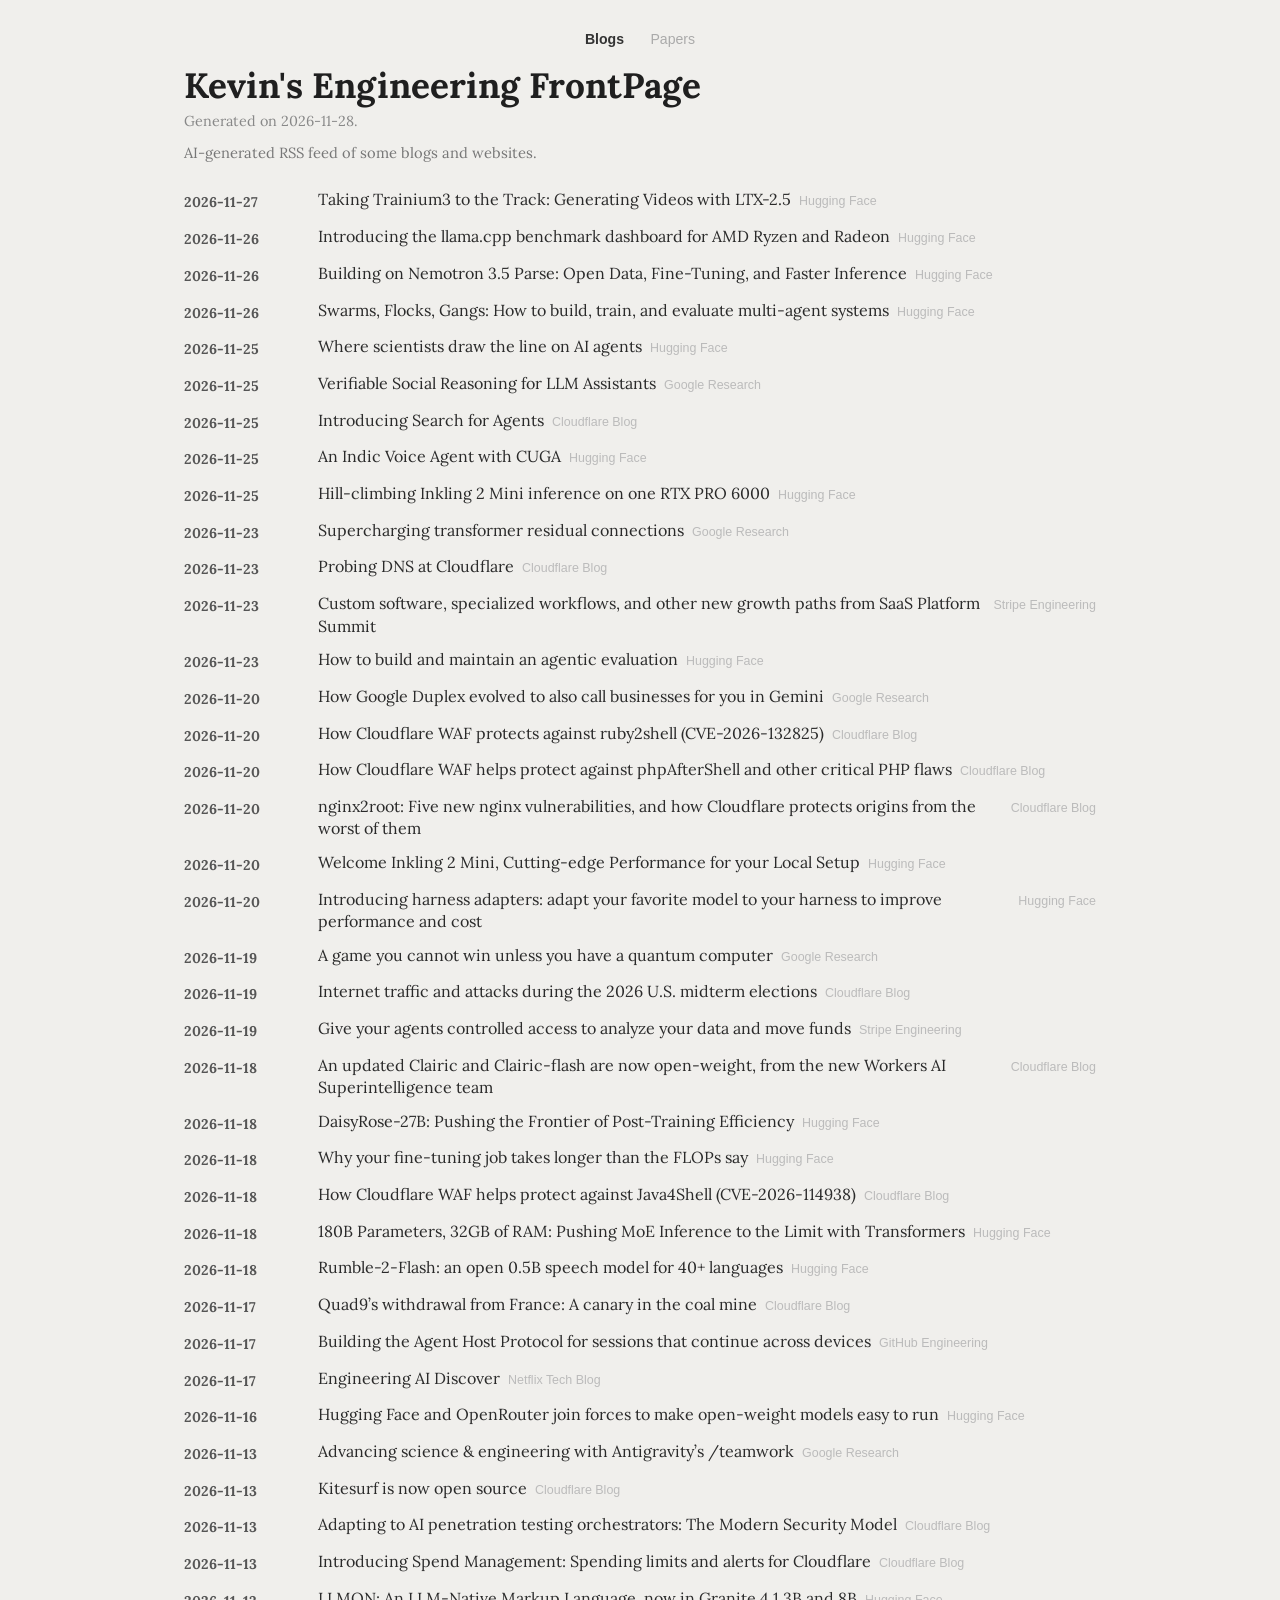
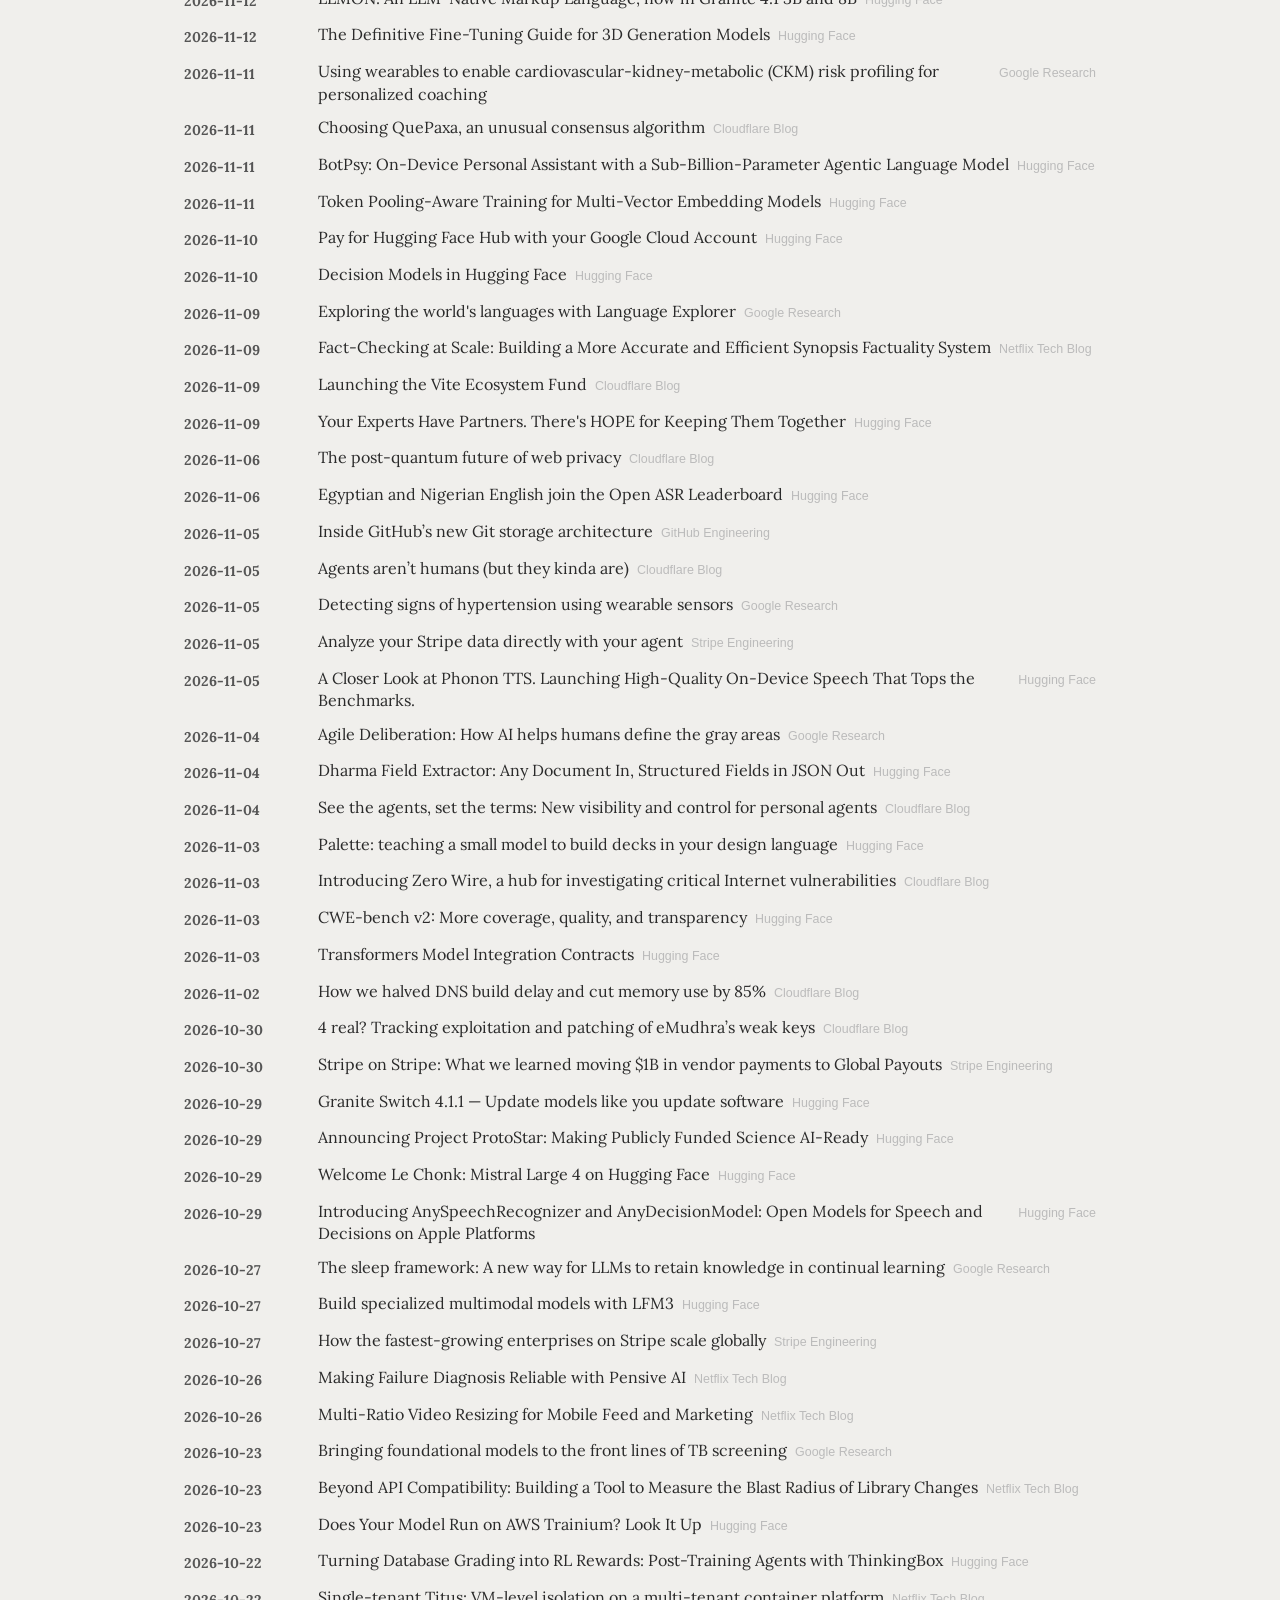
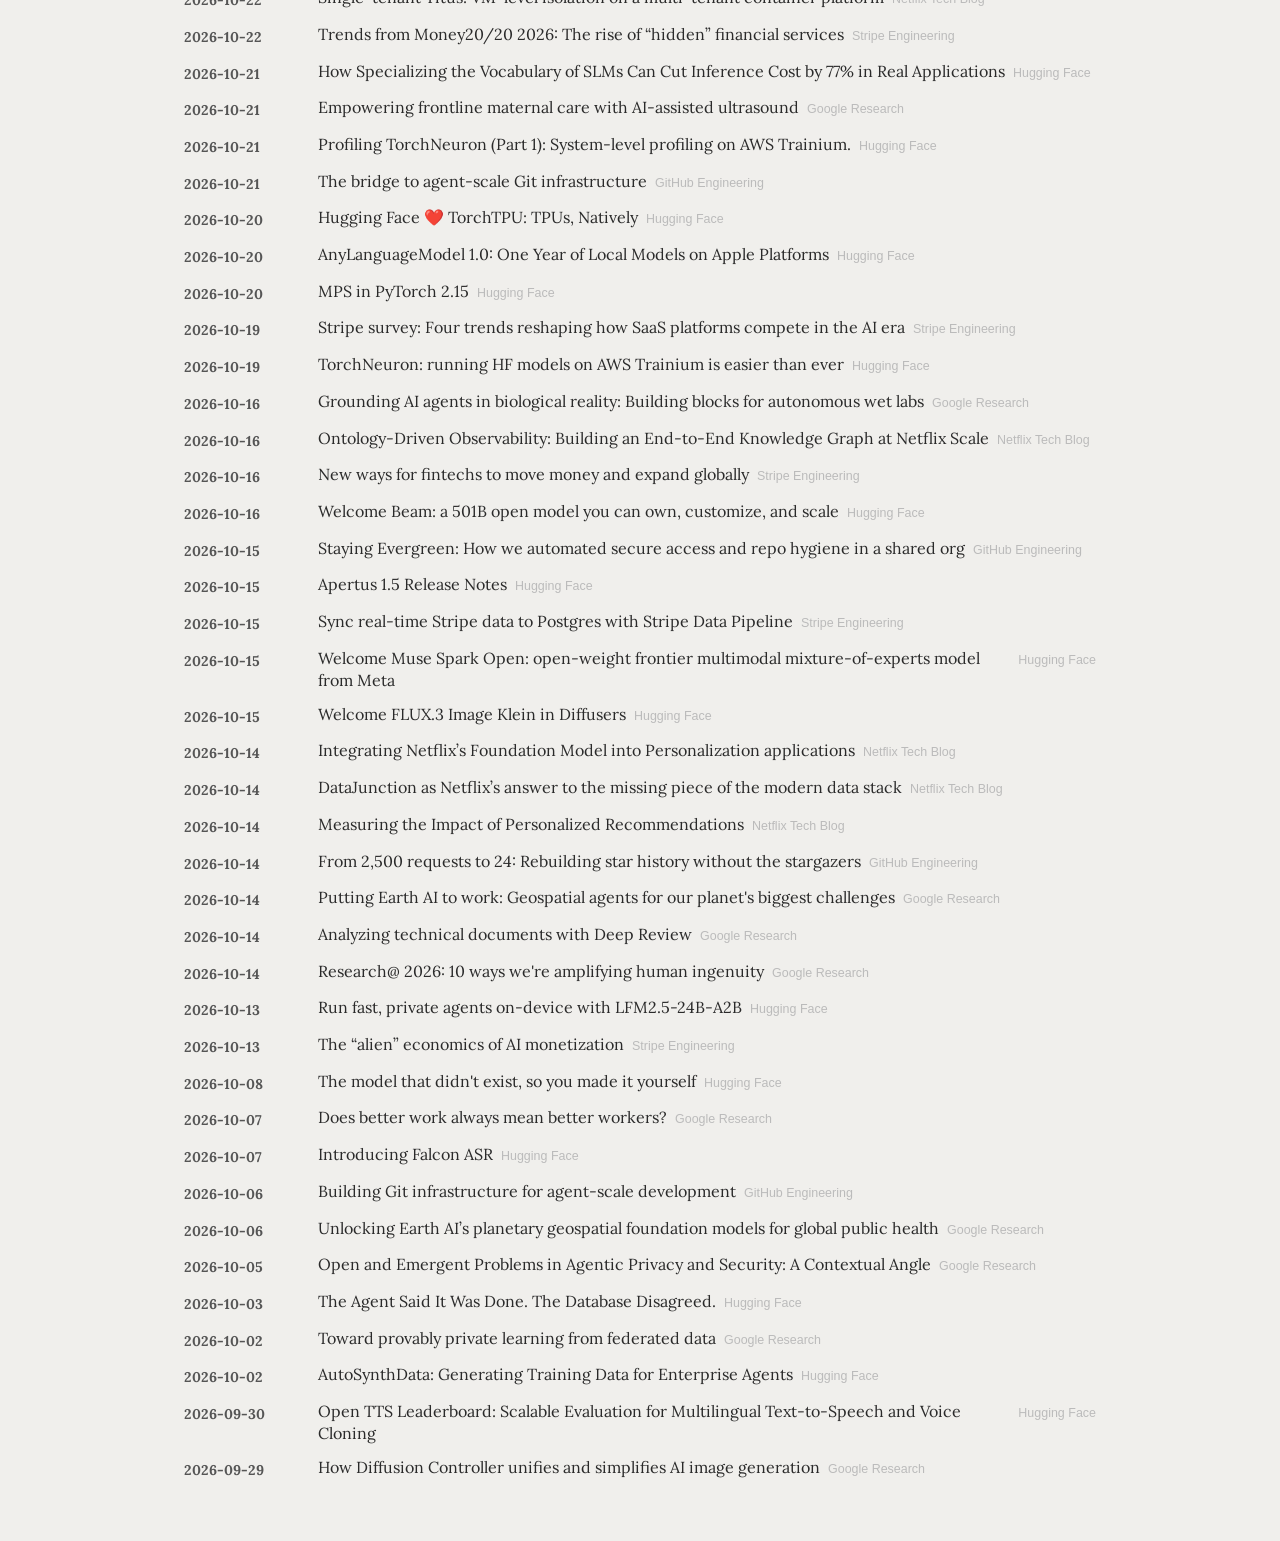
<file: index.html>
<!DOCTYPE html>
<html lang="en">
<head>
  <meta charset="UTF-8">
  <meta name="viewport" content="width=device-width, initial-scale=1.0">
  <title>Kevin&#x27;s Engineering FrontPage</title>
  <link rel="stylesheet" href="style.css">
</head>
<body>
  <div class="container">
    <nav>
      <a href="index.html" class="active">Blogs</a>
      <a href="papers.html">Papers</a>
    </nav>
    <h1>Kevin&#x27;s Engineering FrontPage</h1>
    <p class="generated">Generated on 2026-11-28.</p>
    <p class="description">AI-generated RSS feed of some blogs and websites.</p>
    <section>
      <div class="entry">
        <div class="date">2026-11-27</div>
        <div class="content">
          <details>
            <summary>Taking Trainium3 to the Track: Generating Videos with LTX-2.5<span class="feed-name">Hugging Face</span></summary>
            <p class="link-line"><a href="https://huggingface.co/blog/video-trainium3">link</a></p>
          </details>
        </div>
      </div>
      <div class="entry">
        <div class="date">2026-11-26</div>
        <div class="content">
          <details>
            <summary>Introducing the llama.cpp benchmark dashboard for AMD Ryzen and Radeon<span class="feed-name">Hugging Face</span></summary>
            <p class="link-line"><a href="https://huggingface.co/blog/ggml-org/llamacpp-amd-bench">link</a></p>
          </details>
        </div>
      </div>
      <div class="entry">
        <div class="date">2026-11-26</div>
        <div class="content">
          <details>
            <summary>Building on Nemotron 3.5 Parse: Open Data, Fine-Tuning, and Faster Inference<span class="feed-name">Hugging Face</span></summary>
            <p class="link-line"><a href="https://huggingface.co/blog/nvidia/building-on-nemotron-35-parse-open-data-fine-tunin">link</a></p>
          </details>
        </div>
      </div>
      <div class="entry">
        <div class="date">2026-11-26</div>
        <div class="content">
          <details>
            <summary>Swarms, Flocks, Gangs: How to build, train, and evaluate multi-agent systems<span class="feed-name">Hugging Face</span></summary>
            <p class="link-line"><a href="https://huggingface.co/blog/training-swarms">link</a></p>
          </details>
        </div>
      </div>
      <div class="entry">
        <div class="date">2026-11-25</div>
        <div class="content">
          <details>
            <summary>Where scientists draw the line on AI agents<span class="feed-name">Hugging Face</span></summary>
            <p class="link-line"><a href="https://huggingface.co/blog/allenai/where-scientists-draw-the-line-on-ai-agents">link</a></p>
          </details>
        </div>
      </div>
      <div class="entry">
        <div class="date">2026-11-25</div>
        <div class="content">
          <details>
            <summary>Verifiable Social Reasoning for LLM Assistants<span class="feed-name">Google Research</span></summary>
            <p class="summary">Generative AI</p>
            <p class="link-line"><a href="https://research.google/blog/verifiable-social-reasoning-for-llm-assistants/">link</a></p>
          </details>
        </div>
      </div>
      <div class="entry">
        <div class="date">2026-11-25</div>
        <div class="content">
          <details>
            <summary>Introducing Search for Agents<span class="feed-name">Cloudflare Blog</span></summary>
            <p class="summary">Flip one toggle to make your site searchable by AI agents — complete with automatic content indexing, a discoverable search API, and native HTTP QUERY support.</p>
            <p class="link-line"><a href="https://blog.cloudflare.com/search-for-agents/">link</a></p>
          </details>
        </div>
      </div>
      <div class="entry">
        <div class="date">2026-11-25</div>
        <div class="content">
          <details>
            <summary>An Indic Voice Agent with CUGA<span class="feed-name">Hugging Face</span></summary>
            <p class="link-line"><a href="https://huggingface.co/blog/ibm-research/an-indic-voice-agent-with-cuga">link</a></p>
          </details>
        </div>
      </div>
      <div class="entry">
        <div class="date">2026-11-25</div>
        <div class="content">
          <details>
            <summary>Hill-climbing Inkling 2 Mini inference on one RTX PRO 6000<span class="feed-name">Hugging Face</span></summary>
            <p class="link-line"><a href="https://huggingface.co/blog/inkling-2-mini-inference-hillclimb">link</a></p>
          </details>
        </div>
      </div>
      <div class="entry">
        <div class="date">2026-11-23</div>
        <div class="content">
          <details>
            <summary>Supercharging transformer residual connections<span class="feed-name">Google Research</span></summary>
            <p class="summary">Algorithms &amp; Theory</p>
            <p class="link-line"><a href="https://research.google/blog/supercharging-transformer-residual-connections/">link</a></p>
          </details>
        </div>
      </div>
      <div class="entry">
        <div class="date">2026-11-23</div>
        <div class="content">
          <details>
            <summary>Probing DNS at Cloudflare<span class="feed-name">Cloudflare Blog</span></summary>
            <p class="summary">At Cloudflare we’ve built tools to enable teams to extend our internal testing framework and build test tooling for networking protocols. This is the story of how this was used for DNS.</p>
            <p class="link-line"><a href="https://blog.cloudflare.com/probing-dns-at-cloudflare/">link</a></p>
          </details>
        </div>
      </div>
      <div class="entry">
        <div class="date">2026-11-23</div>
        <div class="content">
          <details>
            <summary>Custom software, specialized workflows, and other new growth paths from SaaS Platform Summit<span class="feed-name">Stripe Engineering</span></summary>
            <p class="summary">SaaS platforms have long built for specific verticals. Now AI makes it practical to build for one merchant. At Stripe’s SaaS Platform Summit, founders and operators shared how custom software and embedded finance can open new revenue streams.</p>
            <p class="link-line"><a href="https://stripe.com/blog/custom-software-specialized-workflows-and-other-new-growth-paths-from-saas-platform-summit">link</a></p>
          </details>
        </div>
      </div>
      <div class="entry">
        <div class="date">2026-11-23</div>
        <div class="content">
          <details>
            <summary>How to build and maintain an agentic evaluation<span class="feed-name">Hugging Face</span></summary>
            <p class="link-line"><a href="https://huggingface.co/blog/agentic-evals">link</a></p>
          </details>
        </div>
      </div>
      <div class="entry">
        <div class="date">2026-11-20</div>
        <div class="content">
          <details>
            <summary>How Google Duplex evolved to also call businesses for you in Gemini<span class="feed-name">Google Research</span></summary>
            <p class="summary">Generative AI</p>
            <p class="link-line"><a href="https://research.google/blog/how-google-duplex-evolved-to-also-call-businesses-for-you-in-gemini/">link</a></p>
          </details>
        </div>
      </div>
      <div class="entry">
        <div class="date">2026-11-20</div>
        <div class="content">
          <details>
            <summary>How Cloudflare WAF protects against ruby2shell (CVE-2026-132825)<span class="feed-name">Cloudflare Blog</span></summary>
            <p class="summary">ruby2shell lets attackers corrupt memory in default Rails and Sinatra apps without logging in. Cloudflare WAF blocks it for every customer, including Free plans. Upgrade Ruby now, and use the WAF to cover the gap.</p>
            <p class="link-line"><a href="https://blog.cloudflare.com/ruby2shell-waf-protection/">link</a></p>
          </details>
        </div>
      </div>
      <div class="entry">
        <div class="date">2026-11-20</div>
        <div class="content">
          <details>
            <summary>How Cloudflare WAF helps protect against phpAfterShell and other critical PHP flaws<span class="feed-name">Cloudflare Blog</span></summary>
            <p class="summary">phpAfterShell is a critical flaw in PHP&#x27;s default session handler that can lead to code execution. Cloudflare WAF blocks it for all customers, including Free plans, and adds new rules for other PHP flaws fixed in the same release.</p>
            <p class="link-line"><a href="https://blog.cloudflare.com/phpaftershell-waf-protection/">link</a></p>
          </details>
        </div>
      </div>
      <div class="entry">
        <div class="date">2026-11-20</div>
        <div class="content">
          <details>
            <summary>nginx2root: Five new nginx vulnerabilities, and how Cloudflare protects origins from the worst of them<span class="feed-name">Cloudflare Blog</span></summary>
            <p class="summary">Five memory corruption bugs in nginx, called nginx2root, can let an unauthenticated attacker run code on a server. Here’s how they work, and why origins behind Cloudflare&#x27;s proxy are shielded from the most serious of these bugs.</p>
            <p class="link-line"><a href="https://blog.cloudflare.com/nginx2root/">link</a></p>
          </details>
        </div>
      </div>
      <div class="entry">
        <div class="date">2026-11-20</div>
        <div class="content">
          <details>
            <summary>Welcome Inkling 2 Mini, Cutting-edge Performance for your Local Setup<span class="feed-name">Hugging Face</span></summary>
            <p class="link-line"><a href="https://huggingface.co/blog/inkling2mini">link</a></p>
          </details>
        </div>
      </div>
      <div class="entry">
        <div class="date">2026-11-20</div>
        <div class="content">
          <details>
            <summary>Introducing harness adapters: adapt your favorite model to your harness to improve performance and cost<span class="feed-name">Hugging Face</span></summary>
            <p class="link-line"><a href="https://huggingface.co/blog/harness-adapters-at-scale">link</a></p>
          </details>
        </div>
      </div>
      <div class="entry">
        <div class="date">2026-11-19</div>
        <div class="content">
          <details>
            <summary>A game you cannot win unless you have a quantum computer<span class="feed-name">Google Research</span></summary>
            <p class="summary">Quantum</p>
            <p class="link-line"><a href="https://research.google/blog/a-game-you-cannot-win-unless-you-have-a-quantum-computer/">link</a></p>
          </details>
        </div>
      </div>
      <div class="entry">
        <div class="date">2026-11-19</div>
        <div class="content">
          <details>
            <summary>Internet traffic and attacks during the 2026 U.S. midterm elections<span class="feed-name">Cloudflare Blog</span></summary>
            <p class="summary">On November 3, 2026 U.S. voters headed to the polls. Here’s what Cloudflare data across more than 1,400 protected sites tells us about Election Day Internet traffic and cyberattacks.</p>
            <p class="link-line"><a href="https://blog.cloudflare.com/internet-traffic-2026-us-election/">link</a></p>
          </details>
        </div>
      </div>
      <div class="entry">
        <div class="date">2026-11-19</div>
        <div class="content">
          <details>
            <summary>Give your agents controlled access to analyze your data and move funds<span class="feed-name">Stripe Engineering</span></summary>
            <p class="summary">Stripe Treasury now lets agents transfer funds, convert currencies, and pay vendors within limits you set. Give agents the access they need to help run your business, with customizable controls and human approvals.</p>
            <p class="link-line"><a href="https://stripe.com/blog/give-your-agents-controlled-access-to-analyze-your-data-and-move-funds">link</a></p>
          </details>
        </div>
      </div>
      <div class="entry">
        <div class="date">2026-11-18</div>
        <div class="content">
          <details>
            <summary>An updated Clairic and Clairic-flash are now open-weight, from the new Workers AI Superintelligence team<span class="feed-name">Cloudflare Blog</span></summary>
            <p class="summary">Clairic graduates from preview, while Clairic-flash joins the repertoire on Workers AI. We’re doing an open-weight release for both extraction models.</p>
            <p class="link-line"><a href="https://blog.cloudflare.com/open-clairic/">link</a></p>
          </details>
        </div>
      </div>
      <div class="entry">
        <div class="date">2026-11-18</div>
        <div class="content">
          <details>
            <summary>DaisyRose-27B: Pushing the Frontier of Post-Training Efficiency<span class="feed-name">Hugging Face</span></summary>
            <p class="link-line"><a href="https://huggingface.co/blog/RadixArk/daisyrose-27b-pushing-the-frontier-of-post-trainin">link</a></p>
          </details>
        </div>
      </div>
      <div class="entry">
        <div class="date">2026-11-18</div>
        <div class="content">
          <details>
            <summary>Why your fine-tuning job takes longer than the FLOPs say<span class="feed-name">Hugging Face</span></summary>
            <p class="link-line"><a href="https://huggingface.co/blog/Dharma-AI/predicting-fine-tuning-time">link</a></p>
          </details>
        </div>
      </div>
      <div class="entry">
        <div class="date">2026-11-18</div>
        <div class="content">
          <details>
            <summary>How Cloudflare WAF helps protect against Java4Shell (CVE-2026-114938)<span class="feed-name">Cloudflare Blog</span></summary>
            <p class="summary">Java4Shell is a critical memory-corruption flaw in OpenJDK&#x27;s Base64 decoder that can lead to remote code execution. Cloudflare has released six WAF managed rules for paid plans that logs matching requests by default. Patch your Java runtimes now.</p>
            <p class="link-line"><a href="https://blog.cloudflare.com/java4shell-waf-protection/">link</a></p>
          </details>
        </div>
      </div>
      <div class="entry">
        <div class="date">2026-11-18</div>
        <div class="content">
          <details>
            <summary>180B Parameters, 32GB of RAM: Pushing MoE Inference to the Limit with Transformers<span class="feed-name">Hugging Face</span></summary>
            <p class="link-line"><a href="https://huggingface.co/blog/moe-expert-streaming">link</a></p>
          </details>
        </div>
      </div>
      <div class="entry">
        <div class="date">2026-11-18</div>
        <div class="content">
          <details>
            <summary>Rumble-2-Flash: an open 0.5B speech model for 40+ languages<span class="feed-name">Hugging Face</span></summary>
            <p class="link-line"><a href="https://huggingface.co/blog/rumble-2-flash">link</a></p>
          </details>
        </div>
      </div>
      <div class="entry">
        <div class="date">2026-11-17</div>
        <div class="content">
          <details>
            <summary>Quad9’s withdrawal from France: A canary in the coal mine<span class="feed-name">Cloudflare Blog</span></summary>
            <p class="summary">Quad9&#x27;s forced withdrawal from France highlights the dangers of mandating DNS-level blocking. We explore why forcing public resolvers to act as content filters is technically flawed and threatens the open Internet.</p>
            <p class="link-line"><a href="https://blog.cloudflare.com/quad9-withdrawal-from-france/">link</a></p>
          </details>
        </div>
      </div>
      <div class="entry">
        <div class="date">2026-11-17</div>
        <div class="content">
          <details>
            <summary>Building the Agent Host Protocol for sessions that continue across devices<span class="feed-name">GitHub Engineering</span></summary>
            <p class="summary">Discover how we built the open Agent Host Protocol to keep your agent sessions accessible across editors, apps, phones, and the cloud. The post Building the Agent Host Protocol for sessions that continue across devices appeared first on The GitHub Blog.</p>
            <p class="link-line"><a href="https://github.blog/engineering/engineering-principles/building-the-agent-host-protocol-for-sessions-that-continue-across-devices/">link</a></p>
          </details>
        </div>
      </div>
      <div class="entry">
        <div class="date">2026-11-17</div>
        <div class="content">
          <details>
            <summary>Engineering AI Discover<span class="feed-name">Netflix Tech Blog</span></summary>
            <p class="summary">The challenges and decisions behind AI Discover’s intelligence layerBy Varun Khaitan, Peng Ren, Gary Tang, Itay Teller, Atif Faheem, Nipun Kumar, Donnie DeBoer, Eduardo Lundgren, Matteo Rinaldi, Raghav BakshiWe recently introduced AI Discover, a new tab in our TV app where a small group of members can try new ways to find something to watch. For years, our recommendations have worked in the…</p>
            <p class="link-line"><a href="https://netflixtechblog.com/engineering-ai-discover-e244944cdc38?source=rss----2615bd06b42e---4">link</a></p>
          </details>
        </div>
      </div>
      <div class="entry">
        <div class="date">2026-11-16</div>
        <div class="content">
          <details>
            <summary>Hugging Face and OpenRouter join forces to make open-weight models easy to run<span class="feed-name">Hugging Face</span></summary>
            <p class="link-line"><a href="https://huggingface.co/blog/openrouter">link</a></p>
          </details>
        </div>
      </div>
      <div class="entry">
        <div class="date">2026-11-13</div>
        <div class="content">
          <details>
            <summary>Advancing science &amp; engineering with Antigravity’s /teamwork<span class="feed-name">Google Research</span></summary>
            <p class="summary">Education Innovation</p>
            <p class="link-line"><a href="https://research.google/blog/advancing-science-engineering-with-antigravitys-teamwork-feature/">link</a></p>
          </details>
        </div>
      </div>
      <div class="entry">
        <div class="date">2026-11-13</div>
        <div class="content">
          <details>
            <summary>Kitesurf is now open source<span class="feed-name">Cloudflare Blog</span></summary>
            <p class="summary">Kitesurf, our experimental browser engine for AI agents, is now open source. Inspect the code, run it locally, or deploy your own instance on Cloudflare Workers.</p>
            <p class="link-line"><a href="https://blog.cloudflare.com/kitesurf-open-source/">link</a></p>
          </details>
        </div>
      </div>
      <div class="entry">
        <div class="date">2026-11-13</div>
        <div class="content">
          <details>
            <summary>Adapting to AI penetration testing orchestrators: The Modern Security Model<span class="feed-name">Cloudflare Blog</span></summary>
            <p class="summary">AI-orchestrated penetration testing platforms like ARTEX have become increasingly powerful tools enabling effective attacks on exposed infrastructure. Here we share Cloudflare’s observations and recommended countermeasures.</p>
            <p class="link-line"><a href="https://blog.cloudflare.com/adapting-to-ai-penetration-testing-orchestrators/">link</a></p>
          </details>
        </div>
      </div>
      <div class="entry">
        <div class="date">2026-11-13</div>
        <div class="content">
          <details>
            <summary>Introducing Spend Management: Spending limits and alerts for Cloudflare<span class="feed-name">Cloudflare Blog</span></summary>
            <p class="summary">Spend Management adds opt-in spending caps for Cloudflare Workers and Durable Objects, and more products soon. Here is how we built the metering pipeline that turns usage into runtime decisions.</p>
            <p class="link-line"><a href="https://blog.cloudflare.com/spend-management/">link</a></p>
          </details>
        </div>
      </div>
      <div class="entry">
        <div class="date">2026-11-12</div>
        <div class="content">
          <details>
            <summary>LLMON: An LLM-Native Markup Language, now in Granite 4.1 3B and 8B<span class="feed-name">Hugging Face</span></summary>
            <p class="link-line"><a href="https://huggingface.co/blog/ibm-granite/llmon-an-llm-native-markup-language-now-in-granite">link</a></p>
          </details>
        </div>
      </div>
      <div class="entry">
        <div class="date">2026-11-12</div>
        <div class="content">
          <details>
            <summary>The Definitive Fine-Tuning Guide for 3D Generation Models<span class="feed-name">Hugging Face</span></summary>
            <p class="link-line"><a href="https://huggingface.co/blog/3d-lora-finetuning">link</a></p>
          </details>
        </div>
      </div>
      <div class="entry">
        <div class="date">2026-11-11</div>
        <div class="content">
          <details>
            <summary>Using wearables to enable cardiovascular-kidney-metabolic (CKM) risk profiling for personalized coaching<span class="feed-name">Google Research</span></summary>
            <p class="summary">Health &amp; Bioscience</p>
            <p class="link-line"><a href="https://research.google/blog/using-wearables-to-enable-cardiovascular-kidney-metabolic-ckm-risk-profiling-for-personalized-coaching/">link</a></p>
          </details>
        </div>
      </div>
      <div class="entry">
        <div class="date">2026-11-11</div>
        <div class="content">
          <details>
            <summary>Choosing QuePaxa, an unusual consensus algorithm<span class="feed-name">Cloudflare Blog</span></summary>
            <p class="summary">Cloudflare is building an experimental consensus service using a never-before-deployed consensus algorithm, QuePaxa. In this post we explain how QuePaxa works and why we chose it.</p>
            <p class="link-line"><a href="https://blog.cloudflare.com/choosing-quepaxa/">link</a></p>
          </details>
        </div>
      </div>
      <div class="entry">
        <div class="date">2026-11-11</div>
        <div class="content">
          <details>
            <summary>BotPsy: On-Device Personal Assistant with a Sub-Billion-Parameter Agentic Language Model<span class="feed-name">Hugging Face</span></summary>
            <p class="link-line"><a href="https://huggingface.co/blog/qvac/botpsy">link</a></p>
          </details>
        </div>
      </div>
      <div class="entry">
        <div class="date">2026-11-11</div>
        <div class="content">
          <details>
            <summary>Token Pooling-Aware Training for Multi-Vector Embedding Models<span class="feed-name">Hugging Face</span></summary>
            <p class="link-line"><a href="https://huggingface.co/blog/token-pooling">link</a></p>
          </details>
        </div>
      </div>
      <div class="entry">
        <div class="date">2026-11-10</div>
        <div class="content">
          <details>
            <summary>Pay for Hugging Face Hub with your Google Cloud Account<span class="feed-name">Hugging Face</span></summary>
            <p class="link-line"><a href="https://huggingface.co/blog/hub-gcp-marketplace">link</a></p>
          </details>
        </div>
      </div>
      <div class="entry">
        <div class="date">2026-11-10</div>
        <div class="content">
          <details>
            <summary>Decision Models in Hugging Face<span class="feed-name">Hugging Face</span></summary>
            <p class="link-line"><a href="https://huggingface.co/blog/decision">link</a></p>
          </details>
        </div>
      </div>
      <div class="entry">
        <div class="date">2026-11-09</div>
        <div class="content">
          <details>
            <summary>Exploring the world&#x27;s languages with Language Explorer<span class="feed-name">Google Research</span></summary>
            <p class="summary">Natural Language Processing</p>
            <p class="link-line"><a href="https://research.google/blog/exploring-the-worlds-languages-with-language-explorer/">link</a></p>
          </details>
        </div>
      </div>
      <div class="entry">
        <div class="date">2026-11-09</div>
        <div class="content">
          <details>
            <summary>Fact-Checking at Scale: Building a More Accurate and Efficient Synopsis Factuality System<span class="feed-name">Netflix Tech Blog</span></summary>
            <p class="summary">By Shreya S Ramanujam, Yongce Li, Afshine Amidi, Sina Ghiassian, Benjamin Klein.IntroductionPicture this — you’re home after a long day at work and can’t wait to catch up on Bridgerton. You log on to Netflix, search for “Bridgerton” and land on this screen:If this sounds familiar, you already know what a synopsis is — it’s a short glimpse into what a viewer can expect to see in a show. We see two…</p>
            <p class="link-line"><a href="https://netflixtechblog.com/fact-checking-at-scale-building-a-more-accurate-and-efficient-synopsis-factuality-system-d7d85859d808?source=rss----2615bd06b42e---4">link</a></p>
          </details>
        </div>
      </div>
      <div class="entry">
        <div class="date">2026-11-09</div>
        <div class="content">
          <details>
            <summary>Launching the Vite Ecosystem Fund<span class="feed-name">Cloudflare Blog</span></summary>
            <p class="summary">Cloudflare is distributing the first $301,300 of the Vite Ecosystem Fund to open source projects and maintainers. The recipients were chosen by a panel of Vite stack core team members, including maintainers not employed by Cloudflare.</p>
            <p class="link-line"><a href="https://blog.cloudflare.com/launching-vite-ecosystem-fund/">link</a></p>
          </details>
        </div>
      </div>
      <div class="entry">
        <div class="date">2026-11-09</div>
        <div class="content">
          <details>
            <summary>Your Experts Have Partners. There&#x27;s HOPE for Keeping Them Together<span class="feed-name">Hugging Face</span></summary>
            <p class="link-line"><a href="https://huggingface.co/blog/amazon/higher-order-pruning-experts">link</a></p>
          </details>
        </div>
      </div>
      <div class="entry">
        <div class="date">2026-11-06</div>
        <div class="content">
          <details>
            <summary>The post-quantum future of web privacy<span class="feed-name">Cloudflare Blog</span></summary>
            <p class="summary">Cryptographic protocols like Privacy Pass help keep web sites safe from abuse while keeping their users private. This post looks at the quantum threat to these protocols, and some new post-quantum cryptography that may help close the gap.</p>
            <p class="link-line"><a href="https://blog.cloudflare.com/vole-mole/">link</a></p>
          </details>
        </div>
      </div>
      <div class="entry">
        <div class="date">2026-11-06</div>
        <div class="content">
          <details>
            <summary>Egyptian and Nigerian English join the Open ASR Leaderboard<span class="feed-name">Hugging Face</span></summary>
            <p class="link-line"><a href="https://huggingface.co/blog/open-asr-leaderboard-liva">link</a></p>
          </details>
        </div>
      </div>
      <div class="entry">
        <div class="date">2026-11-05</div>
        <div class="content">
          <details>
            <summary>Inside GitHub’s new Git storage architecture<span class="feed-name">GitHub Engineering</span></summary>
            <p class="summary">GitHub&#x27;s new Git storage architecture is built so thousands of agents can push to a single repository at once. Here&#x27;s how it works. The post Inside GitHub’s new Git storage architecture appeared first on The GitHub Blog.</p>
            <p class="link-line"><a href="https://github.blog/engineering/architecture-optimization/inside-githubs-new-git-storage-architecture/">link</a></p>
          </details>
        </div>
      </div>
      <div class="entry">
        <div class="date">2026-11-05</div>
        <div class="content">
          <details>
            <summary>Agents aren’t humans (but they kinda are)<span class="feed-name">Cloudflare Blog</span></summary>
            <p class="summary">AI agents act for millions, but servers see intermediaries that strip user visibility. This post defines the problem space and introduces a collaborative approach to safely identifying, allowing, and managing this automated traffic.</p>
            <p class="link-line"><a href="https://blog.cloudflare.com/trusted-agent-delegation/">link</a></p>
          </details>
        </div>
      </div>
      <div class="entry">
        <div class="date">2026-11-05</div>
        <div class="content">
          <details>
            <summary>Detecting signs of hypertension using wearable sensors<span class="feed-name">Google Research</span></summary>
            <p class="summary">Health &amp; Bioscience</p>
            <p class="link-line"><a href="https://research.google/blog/detecting-signs-of-hypertension-using-wearable-sensors/">link</a></p>
          </details>
        </div>
      </div>
      <div class="entry">
        <div class="date">2026-11-05</div>
        <div class="content">
          <details>
            <summary>Analyze your Stripe data directly with your agent<span class="feed-name">Stripe Engineering</span></summary>
            <p class="summary">You can now use natural language to create an investor slide deck highlighting where your business outperformed in the previous quarter, or build a custom dashboard to understand why your Stripe revenue changed.</p>
            <p class="link-line"><a href="https://stripe.com/blog/analyze-your-stripe-data-directly-with-your-agent">link</a></p>
          </details>
        </div>
      </div>
      <div class="entry">
        <div class="date">2026-11-05</div>
        <div class="content">
          <details>
            <summary>A Closer Look at Phonon TTS. Launching High-Quality On-Device Speech That Tops the Benchmarks.<span class="feed-name">Hugging Face</span></summary>
            <p class="link-line"><a href="https://huggingface.co/blog/phonon-tts">link</a></p>
          </details>
        </div>
      </div>
      <div class="entry">
        <div class="date">2026-11-04</div>
        <div class="content">
          <details>
            <summary>Agile Deliberation: How AI helps humans define the gray areas<span class="feed-name">Google Research</span></summary>
            <p class="summary">Data Mining &amp; Modeling</p>
            <p class="link-line"><a href="https://research.google/blog/agile-deliberation-how-ai-helps-humans-define-the-gray-areas/">link</a></p>
          </details>
        </div>
      </div>
      <div class="entry">
        <div class="date">2026-11-04</div>
        <div class="content">
          <details>
            <summary>Dharma Field Extractor: Any Document In, Structured Fields in JSON Out<span class="feed-name">Hugging Face</span></summary>
            <p class="link-line"><a href="https://huggingface.co/blog/Dharma-AI/dharma-field-extractor">link</a></p>
          </details>
        </div>
      </div>
      <div class="entry">
        <div class="date">2026-11-04</div>
        <div class="content">
          <details>
            <summary>See the agents, set the terms: New visibility and control for personal agents<span class="feed-name">Cloudflare Blog</span></summary>
            <p class="summary">Personal AI agents have changed how users interact with the web, blurring the lines between automated and human traffic. Learn how Cloudflare gives site owners visibility and control to manage personal agent access.</p>
            <p class="link-line"><a href="https://blog.cloudflare.com/personal-agents-visibility-control/">link</a></p>
          </details>
        </div>
      </div>
      <div class="entry">
        <div class="date">2026-11-03</div>
        <div class="content">
          <details>
            <summary>Palette: teaching a small model to build decks in your design language<span class="feed-name">Hugging Face</span></summary>
            <p class="link-line"><a href="https://huggingface.co/blog/ibm-research/palette-deck-building">link</a></p>
          </details>
        </div>
      </div>
      <div class="entry">
        <div class="date">2026-11-03</div>
        <div class="content">
          <details>
            <summary>Introducing Zero Wire, a hub for investigating critical Internet vulnerabilities<span class="feed-name">Cloudflare Blog</span></summary>
            <p class="summary">Zero Wire on Cloudflare Radar pairs plain-language briefings with global attack telemetry and remediation steps. Triage critical CVEs faster and decide how to protect your infrastructure.</p>
            <p class="link-line"><a href="https://blog.cloudflare.com/zero-wire/">link</a></p>
          </details>
        </div>
      </div>
      <div class="entry">
        <div class="date">2026-11-03</div>
        <div class="content">
          <details>
            <summary>CWE-bench v2: More coverage, quality, and transparency<span class="feed-name">Hugging Face</span></summary>
            <p class="link-line"><a href="https://huggingface.co/blog/cwe-bench">link</a></p>
          </details>
        </div>
      </div>
      <div class="entry">
        <div class="date">2026-11-03</div>
        <div class="content">
          <details>
            <summary>Transformers Model Integration Contracts<span class="feed-name">Hugging Face</span></summary>
            <p class="link-line"><a href="https://huggingface.co/blog/transformers-mic">link</a></p>
          </details>
        </div>
      </div>
      <div class="entry">
        <div class="date">2026-11-02</div>
        <div class="content">
          <details>
            <summary>How we halved DNS build delay and cut memory use by 85%<span class="feed-name">Cloudflare Blog</span></summary>
            <p class="summary">Zone setting changes used to rebuild entire DNS zones, even ones with tens of millions of records. Here is how we built a planner that picks the smallest safe build, cutting full builds by 40%, peak memory by 85%, and halving build delay.</p>
            <p class="link-line"><a href="https://blog.cloudflare.com/dns-targeted-zone-builds/">link</a></p>
          </details>
        </div>
      </div>
      <div class="entry">
        <div class="date">2026-10-30</div>
        <div class="content">
          <details>
            <summary>4 real? Tracking exploitation and patching of eMudhra’s weak keys<span class="feed-name">Cloudflare Blog</span></summary>
            <p class="summary">Four, just four: that’s the key to break into any unpatched connection on the Internet that is using eMudhra certificates. Here’s how we quickly patched Cloudflare, what evidence we can see of attempted exploitation, and how much of the rest of the Internet remains exposed.</p>
            <p class="link-line"><a href="https://blog.cloudflare.com/emudhra-patching/">link</a></p>
          </details>
        </div>
      </div>
      <div class="entry">
        <div class="date">2026-10-30</div>
        <div class="content">
          <details>
            <summary>Stripe on Stripe: What we learned moving $1B in vendor payments to Global Payouts<span class="feed-name">Stripe Engineering</span></summary>
            <p class="summary">In early 2026, we began moving our vendor payments to Global Payouts, Stripe’s product for paying recipients in 160+ countries. New-market setup fell from six weeks to one, with a 99.9% payout success rate. Here’s what we learned.</p>
            <p class="link-line"><a href="https://stripe.com/blog/stripe-on-stripe-what-we-learned-moving-1b-in-vendor-payments-to-global-payouts">link</a></p>
          </details>
        </div>
      </div>
      <div class="entry">
        <div class="date">2026-10-29</div>
        <div class="content">
          <details>
            <summary>Granite Switch 4.1.1 — Update models like you update software<span class="feed-name">Hugging Face</span></summary>
            <p class="link-line"><a href="https://huggingface.co/blog/ibm-granite/granite-switch-4-1-1">link</a></p>
          </details>
        </div>
      </div>
      <div class="entry">
        <div class="date">2026-10-29</div>
        <div class="content">
          <details>
            <summary>Announcing Project ProtoStar: Making Publicly Funded Science AI-Ready<span class="feed-name">Hugging Face</span></summary>
            <p class="link-line"><a href="https://huggingface.co/blog/announcing-project-protostar">link</a></p>
          </details>
        </div>
      </div>
      <div class="entry">
        <div class="date">2026-10-29</div>
        <div class="content">
          <details>
            <summary>Welcome Le Chonk: Mistral Large 4 on Hugging Face<span class="feed-name">Hugging Face</span></summary>
            <p class="link-line"><a href="https://huggingface.co/blog/mistral-large4">link</a></p>
          </details>
        </div>
      </div>
      <div class="entry">
        <div class="date">2026-10-29</div>
        <div class="content">
          <details>
            <summary>Introducing AnySpeechRecognizer and AnyDecisionModel: Open Models for Speech and Decisions on Apple Platforms<span class="feed-name">Hugging Face</span></summary>
            <p class="link-line"><a href="https://huggingface.co/blog/anydecisionmodel">link</a></p>
          </details>
        </div>
      </div>
      <div class="entry">
        <div class="date">2026-10-27</div>
        <div class="content">
          <details>
            <summary>The sleep framework: A new way for LLMs to retain knowledge in continual learning<span class="feed-name">Google Research</span></summary>
            <p class="summary">Education Innovation</p>
            <p class="link-line"><a href="https://research.google/blog/the-sleep-framework-a-new-way-for-llms-to-retain-knowledge-in-continual-learning/">link</a></p>
          </details>
        </div>
      </div>
      <div class="entry">
        <div class="date">2026-10-27</div>
        <div class="content">
          <details>
            <summary>Build specialized multimodal models with LFM3<span class="feed-name">Hugging Face</span></summary>
            <p class="link-line"><a href="https://huggingface.co/blog/LiquidAI/lfm3">link</a></p>
          </details>
        </div>
      </div>
      <div class="entry">
        <div class="date">2026-10-27</div>
        <div class="content">
          <details>
            <summary>How the fastest-growing enterprises on Stripe scale globally<span class="feed-name">Stripe Engineering</span></summary>
            <p class="summary">Despite slower global economic growth and greater geopolitical fragmentation, the fastest-growing enterprises continue to look beyond their home markets and are investing in tools and workflows that make expansion faster and more repeatable.</p>
            <p class="link-line"><a href="https://stripe.com/blog/how-the-fastest-growing-enterprises-on-stripe-scale-globally">link</a></p>
          </details>
        </div>
      </div>
      <div class="entry">
        <div class="date">2026-10-26</div>
        <div class="content">
          <details>
            <summary>Making Failure Diagnosis Reliable with Pensive AI<span class="feed-name">Netflix Tech Blog</span></summary>
            <p class="summary">By Praneeth Yenugutala, Victor Dusa, Anastasia Samoilova, Megan Ren, Justin Wei, Marcelo MaywormAt Netflix, data and machine learning practitioners run millions of workloads each day across orchestration systems and compute engines such as Titus, Spark, Trino, and Druid. On peak days, roughly 100,000 workloads fail. When workloads fail, the failure itself is only the beginning. Someone still…</p>
            <p class="link-line"><a href="https://netflixtechblog.com/making-failure-diagnosis-reliable-with-pensive-ai-6b0811a1c015?source=rss----2615bd06b42e---4">link</a></p>
          </details>
        </div>
      </div>
      <div class="entry">
        <div class="date">2026-10-26</div>
        <div class="content">
          <details>
            <summary>Multi‑Ratio Video Resizing for Mobile Feed and Marketing<span class="feed-name">Netflix Tech Blog</span></summary>
            <p class="summary">Serdar Cellat, Yuchen Xie, Bernadette Marcu, Blaid Burgess, Cody Jarrett, Carlos Pereira, Qing Shi, Samuel Carvajal, Manuel Pamplona, Dorothy Jung, Feiko Ritsema, Benjamin Klein, Alex Woo, Eugene Lok, Anna Pulido, Rebecka Swe, Sanford Holsapple, Ranjith Kumar ShettyIntroductionClips in the Netflix mobile app.At Netflix, a crucial part of our mission is ensuring our content looks stunning on any…</p>
            <p class="link-line"><a href="https://netflixtechblog.com/multi-ratio-video-resizing-for-mobile-feed-and-marketing-2e6b42810f49?source=rss----2615bd06b42e---4">link</a></p>
          </details>
        </div>
      </div>
      <div class="entry">
        <div class="date">2026-10-23</div>
        <div class="content">
          <details>
            <summary>Bringing foundational models to the front lines of TB screening<span class="feed-name">Google Research</span></summary>
            <p class="summary">Generative AI</p>
            <p class="link-line"><a href="https://research.google/blog/bringing-foundational-models-to-the-front-lines-of-tb-screening/">link</a></p>
          </details>
        </div>
      </div>
      <div class="entry">
        <div class="date">2026-10-23</div>
        <div class="content">
          <details>
            <summary>Beyond API Compatibility: Building a Tool to Measure the Blast Radius of Library Changes<span class="feed-name">Netflix Tech Blog</span></summary>
            <p class="summary">By Roberto Perez Alcolea, Java Platform TeamQuasar connects a proposed API change with observed references in consumer repositories, giving the producer evidence for a release decisionAt Netflix, shared Java libraries support applications developed across a large, independently evolving repository ecosystem. A library change begins in one repository, but its impact can reach many others.…</p>
            <p class="link-line"><a href="https://netflixtechblog.com/beyond-api-compatibility-building-a-tool-to-measure-the-blast-radius-of-library-changes-9474f2fd4f90?source=rss----2615bd06b42e---4">link</a></p>
          </details>
        </div>
      </div>
      <div class="entry">
        <div class="date">2026-10-23</div>
        <div class="content">
          <details>
            <summary>Does Your Model Run on AWS Trainium? Look It Up<span class="feed-name">Hugging Face</span></summary>
            <p class="link-line"><a href="https://huggingface.co/blog/torch-neuronx-model-support">link</a></p>
          </details>
        </div>
      </div>
      <div class="entry">
        <div class="date">2026-10-22</div>
        <div class="content">
          <details>
            <summary>Turning Database Grading into RL Rewards: Post-Training Agents with ThinkingBox<span class="feed-name">Hugging Face</span></summary>
            <p class="link-line"><a href="https://huggingface.co/blog/microsoft/thinkingbox-training">link</a></p>
          </details>
        </div>
      </div>
      <div class="entry">
        <div class="date">2026-10-22</div>
        <div class="content">
          <details>
            <summary>Single-tenant Titus: VM-level isolation on a multi-tenant container platform<span class="feed-name">Netflix Tech Blog</span></summary>
            <p class="summary">Samartha Chandrashekar &amp; Nick ParkerYou click play on a Friday night, and in the second that follows, dozens of services answer in milliseconds. Most of them run on Titus, our internal container platform. Titus is, in essence, a Kubernetes-based container hosting platform: we keep both the control plane and the data plane (the container hosts that actually run containers) patched and up to date,…</p>
            <p class="link-line"><a href="https://netflixtechblog.com/single-tenant-titus-vm-level-isolation-on-a-multi-tenant-container-platform-6d8b1909d163?source=rss----2615bd06b42e---4">link</a></p>
          </details>
        </div>
      </div>
      <div class="entry">
        <div class="date">2026-10-22</div>
        <div class="content">
          <details>
            <summary>Trends from Money20/20 2026: The rise of “hidden” financial services<span class="feed-name">Stripe Engineering</span></summary>
            <p class="summary">As fintech products become increasingly capable, the infrastructure behind them fades into the background. Three trends from Money20/20 show how stablecoins, agents, and always-on money are changing financial services.</p>
            <p class="link-line"><a href="https://stripe.com/blog/trends-from-money20-20-2026-the-rise-of-hidden-financial-services">link</a></p>
          </details>
        </div>
      </div>
      <div class="entry">
        <div class="date">2026-10-21</div>
        <div class="content">
          <details>
            <summary>How Specializing the Vocabulary of SLMs Can Cut Inference Cost by 77% in Real Applications<span class="feed-name">Hugging Face</span></summary>
            <p class="link-line"><a href="https://huggingface.co/blog/Dharma-AI/vocabx-vocabulary-specialization">link</a></p>
          </details>
        </div>
      </div>
      <div class="entry">
        <div class="date">2026-10-21</div>
        <div class="content">
          <details>
            <summary>Empowering frontline maternal care with AI-assisted ultrasound<span class="feed-name">Google Research</span></summary>
            <p class="summary">Health &amp; Bioscience</p>
            <p class="link-line"><a href="https://research.google/blog/empowering-frontline-maternal-care-with-ai-assisted-ultrasound/">link</a></p>
          </details>
        </div>
      </div>
      <div class="entry">
        <div class="date">2026-10-21</div>
        <div class="content">
          <details>
            <summary>Profiling TorchNeuron (Part 1): System-level profiling on AWS Trainium.<span class="feed-name">Hugging Face</span></summary>
            <p class="link-line"><a href="https://huggingface.co/blog/amazon/profiling-torchneuron-part-1">link</a></p>
          </details>
        </div>
      </div>
      <div class="entry">
        <div class="date">2026-10-21</div>
        <div class="content">
          <details>
            <summary>The bridge to agent-scale Git infrastructure<span class="feed-name">GitHub Engineering</span></summary>
            <p class="summary">We moved a copy of 99.99999% of GitHub&#x27;s repositories to Azure. Here&#x27;s how per-reference quorums will bring over the rest, and how object storage lets reads scale independently. The post The bridge to agent-scale Git infrastructure appeared first on The GitHub Blog.</p>
            <p class="link-line"><a href="https://github.blog/engineering/architecture-optimization/the-bridge-to-agent-scale-git-infrastructure/">link</a></p>
          </details>
        </div>
      </div>
      <div class="entry">
        <div class="date">2026-10-20</div>
        <div class="content">
          <details>
            <summary>Hugging Face ❤️ TorchTPU: TPUs, Natively<span class="feed-name">Hugging Face</span></summary>
            <p class="link-line"><a href="https://huggingface.co/blog/hf-torchtpu">link</a></p>
          </details>
        </div>
      </div>
      <div class="entry">
        <div class="date">2026-10-20</div>
        <div class="content">
          <details>
            <summary>AnyLanguageModel 1.0: One Year of Local Models on Apple Platforms<span class="feed-name">Hugging Face</span></summary>
            <p class="link-line"><a href="https://huggingface.co/blog/anylanguagemodel-1-0">link</a></p>
          </details>
        </div>
      </div>
      <div class="entry">
        <div class="date">2026-10-20</div>
        <div class="content">
          <details>
            <summary>MPS in PyTorch 2.15<span class="feed-name">Hugging Face</span></summary>
            <p class="link-line"><a href="https://huggingface.co/blog/mps-pytorch-2-15">link</a></p>
          </details>
        </div>
      </div>
      <div class="entry">
        <div class="date">2026-10-19</div>
        <div class="content">
          <details>
            <summary>Stripe survey: Four trends reshaping how SaaS platforms compete in the AI era<span class="feed-name">Stripe Engineering</span></summary>
            <p class="summary">AI is creating more SaaS competition, and platforms are feeling the pressure. A Stripe survey of 200 platform leaders shows how they plan to evolve pricing, grow revenue, and retain customers.</p>
            <p class="link-line"><a href="https://stripe.com/blog/saas-platform-trends-in-AI-era">link</a></p>
          </details>
        </div>
      </div>
      <div class="entry">
        <div class="date">2026-10-19</div>
        <div class="content">
          <details>
            <summary>TorchNeuron: running HF models on AWS Trainium is easier than ever<span class="feed-name">Hugging Face</span></summary>
            <p class="link-line"><a href="https://huggingface.co/blog/hf-torchneuron">link</a></p>
          </details>
        </div>
      </div>
      <div class="entry">
        <div class="date">2026-10-16</div>
        <div class="content">
          <details>
            <summary>Grounding AI agents in biological reality: Building blocks for autonomous wet labs<span class="feed-name">Google Research</span></summary>
            <p class="summary">General Science</p>
            <p class="link-line"><a href="https://research.google/blog/grounding-ai-agents-in-biological-reality-building-blocks-for-autonomous-wet-labs/">link</a></p>
          </details>
        </div>
      </div>
      <div class="entry">
        <div class="date">2026-10-16</div>
        <div class="content">
          <details>
            <summary>Ontology-Driven Observability: Building an End-to-End Knowledge Graph at Netflix Scale<span class="feed-name">Netflix Tech Blog</span></summary>
            <p class="summary">Prasanna Vijayanathan, Renzo Sanchez-SilvaWhen Jake Paul and Mike Tyson stepped into the ring in November 2024, we delivered the fight to roughly 65 million concurrent streams. On an ordinary day our infrastructure takes in more than 2 billion requests and handles upwards of 38 million real-time logging events every second. At that scale, the whole picture doesn’t fit into a single engineering…</p>
            <p class="link-line"><a href="https://netflixtechblog.com/ontology-driven-observability-building-an-end-to-end-knowledge-graph-at-netflix-scale-421392cf5adf?source=rss----2615bd06b42e---4">link</a></p>
          </details>
        </div>
      </div>
      <div class="entry">
        <div class="date">2026-10-16</div>
        <div class="content">
          <details>
            <summary>New ways for fintechs to move money and expand globally<span class="feed-name">Stripe Engineering</span></summary>
            <p class="summary">We’re introducing three updates to help fintechs launch products and grow internationally more easily: simpler payout management with Stripe Global Payouts, support for stablecoin cards in more countries, and unified APIs for building global financial products.</p>
            <p class="link-line"><a href="https://stripe.com/blog/new-ways-for-fintechs-to-move-money-and-expand-globally">link</a></p>
          </details>
        </div>
      </div>
      <div class="entry">
        <div class="date">2026-10-16</div>
        <div class="content">
          <details>
            <summary>Welcome Beam: a 501B open model you can own, customize, and scale<span class="feed-name">Hugging Face</span></summary>
            <p class="link-line"><a href="https://huggingface.co/blog/reflection-beam">link</a></p>
          </details>
        </div>
      </div>
      <div class="entry">
        <div class="date">2026-10-15</div>
        <div class="content">
          <details>
            <summary>Staying Evergreen: How we automated secure access and repo hygiene in a shared org<span class="feed-name">GitHub Engineering</span></summary>
            <p class="summary">Put native GitHub features to work to review outside collaborator access and archive stale repositories. The post Staying Evergreen: How we automated secure access and repo hygiene in a shared org appeared first on The GitHub Blog.</p>
            <p class="link-line"><a href="https://github.blog/engineering/platform-security/staying-evergreen-how-we-automated-secure-access-and-repo-hygiene-in-a-shared-org/">link</a></p>
          </details>
        </div>
      </div>
      <div class="entry">
        <div class="date">2026-10-15</div>
        <div class="content">
          <details>
            <summary>Apertus 1.5 Release Notes<span class="feed-name">Hugging Face</span></summary>
            <p class="link-line"><a href="https://huggingface.co/blog/swiss-ai/apertus-v15-release-notes">link</a></p>
          </details>
        </div>
      </div>
      <div class="entry">
        <div class="date">2026-10-15</div>
        <div class="content">
          <details>
            <summary>Sync real-time Stripe data to Postgres with Stripe Data Pipeline<span class="feed-name">Stripe Engineering</span></summary>
            <p class="summary">Applications rely on current Stripe data to fulfill orders, update customer accounts, and manage access to paid features. Until now, developers have had to build and maintain custom integrations to keep application databases in sync with Stripe. We’re introducing real-time sync to Postgres for Stripe Data Pipeline, which lets them keep databases current without having to build custom integrations.</p>
            <p class="link-line"><a href="https://stripe.com/blog/real-time-stripe-data-postgres">link</a></p>
          </details>
        </div>
      </div>
      <div class="entry">
        <div class="date">2026-10-15</div>
        <div class="content">
          <details>
            <summary>Welcome Muse Spark Open: open-weight frontier multimodal mixture-of-experts model from Meta<span class="feed-name">Hugging Face</span></summary>
            <p class="link-line"><a href="https://huggingface.co/blog/meta-muse-spark-open">link</a></p>
          </details>
        </div>
      </div>
      <div class="entry">
        <div class="date">2026-10-15</div>
        <div class="content">
          <details>
            <summary>Welcome FLUX.3 Image Klein in Diffusers<span class="feed-name">Hugging Face</span></summary>
            <p class="link-line"><a href="https://huggingface.co/blog/flux-3">link</a></p>
          </details>
        </div>
      </div>
      <div class="entry">
        <div class="date">2026-10-14</div>
        <div class="content">
          <details>
            <summary>Integrating Netflix’s Foundation Model into Personalization applications<span class="feed-name">Netflix Tech Blog</span></summary>
            <p class="summary">Authors: Divya Gadde, Ko-Jen Hsiao, Dhaval Patel and Moumita BhattacharyaThe motivation for building the Netflix Foundation Model for personalization was laid out in this previous blog post. The Netflix homepage is powered by several specialized models and it requires significant time and resources to maintain and continue innovating on these individual models. Therefore, we decided to centralize…</p>
            <p class="link-line"><a href="https://netflixtechblog.com/integrating-netflixs-foundation-model-into-personalization-applications-cf176b5860eb?source=rss----2615bd06b42e---4">link</a></p>
          </details>
        </div>
      </div>
      <div class="entry">
        <div class="date">2026-10-14</div>
        <div class="content">
          <details>
            <summary>DataJunction as Netflix’s answer to the missing piece of the modern data stack<span class="feed-name">Netflix Tech Blog</span></summary>
            <p class="summary">by Olek Gorajek, Samuel Redai, Yian ShangIntroOur Netflix journey from data to dashboards, particularly within the space of the experimentation platform, always presented a unique set of challenges. This blog post aims to illuminate these hurdles and explain how an innovative open-source metric platform became instrumental in overcoming some of them. We’ll showcase the critical role that…</p>
            <p class="link-line"><a href="https://netflixtechblog.com/datajunction-as-netflixs-answer-to-the-missing-piece-of-the-modern-data-stack-92af926b40a5?source=rss----2615bd06b42e---4">link</a></p>
          </details>
        </div>
      </div>
      <div class="entry">
        <div class="date">2026-10-14</div>
        <div class="content">
          <details>
            <summary>Measuring the Impact of Personalized Recommendations<span class="feed-name">Netflix Tech Blog</span></summary>
            <p class="summary">By Kevin Zielnicki, Guy Aridor, Aurélien Bibaut, Allen Tran, Winston Chou, and Nathan KallusIntroductionPersonalization is everywhere on the internet. It shapes the products we discover, the stories we read, the music we hear, and the movies and TV shows we watch. At Netflix, personalization has been central to the member experience for decades — from the Netflix Prize to our modern recommender…</p>
            <p class="link-line"><a href="https://netflixtechblog.com/measuring-the-impact-of-personalized-recommendations-4c26be3a4d96?source=rss----2615bd06b42e---4">link</a></p>
          </details>
        </div>
      </div>
      <div class="entry">
        <div class="date">2026-10-14</div>
        <div class="content">
          <details>
            <summary>From 2,500 requests to 24: Rebuilding star history without the stargazers<span class="feed-name">GitHub Engineering</span></summary>
            <p class="summary">Our new repo star history API now provides trends without returning individual identities or requiring unbounded database work. These are the engineering tradeoffs we made. The post From 2,500 requests to 24: Rebuilding star history without the stargazers appeared first on The GitHub Blog.</p>
            <p class="link-line"><a href="https://github.blog/engineering/architecture-optimization/from-2500-requests-to-24-rebuilding-star-history-without-the-stargazers/">link</a></p>
          </details>
        </div>
      </div>
      <div class="entry">
        <div class="date">2026-10-14</div>
        <div class="content">
          <details>
            <summary>Putting Earth AI to work: Geospatial agents for our planet&#x27;s biggest challenges<span class="feed-name">Google Research</span></summary>
            <p class="summary">Earth AI</p>
            <p class="link-line"><a href="https://research.google/blog/putting-earth-ai-to-work-geospatial-agents-for-our-planets-biggest-challenges/">link</a></p>
          </details>
        </div>
      </div>
      <div class="entry">
        <div class="date">2026-10-14</div>
        <div class="content">
          <details>
            <summary>Analyzing technical documents with Deep Review<span class="feed-name">Google Research</span></summary>
            <p class="summary">General Science</p>
            <p class="link-line"><a href="https://research.google/blog/analyzing-technical-documents-with-deep-review/">link</a></p>
          </details>
        </div>
      </div>
      <div class="entry">
        <div class="date">2026-10-14</div>
        <div class="content">
          <details>
            <summary>Research@ 2026: 10 ways we&#x27;re amplifying human ingenuity<span class="feed-name">Google Research</span></summary>
            <p class="summary">General Science</p>
            <p class="link-line"><a href="https://research.google/blog/research-2026-10-ways-were-amplifying-human-ingenuity/">link</a></p>
          </details>
        </div>
      </div>
      <div class="entry">
        <div class="date">2026-10-13</div>
        <div class="content">
          <details>
            <summary>Run fast, private agents on-device with LFM2.5-24B-A2B<span class="feed-name">Hugging Face</span></summary>
            <p class="link-line"><a href="https://huggingface.co/blog/LiquidAI/lfm25-24b-a2b">link</a></p>
          </details>
        </div>
      </div>
      <div class="entry">
        <div class="date">2026-10-13</div>
        <div class="content">
          <details>
            <summary>The “alien” economics of AI monetization<span class="feed-name">Stripe Engineering</span></summary>
            <p class="summary">As usage, costs, and customer expectations change, AI companies are moving beyond traditional SaaS pricing. Leaders at Monetize 2026 shared how they’re combining subscriptions with usage-based billing, building spend controls into products, adapting packaging and value metrics, and making pricing readable for both human and AI buyers.</p>
            <p class="link-line"><a href="https://stripe.com/blog/economics-of-ai-monetization">link</a></p>
          </details>
        </div>
      </div>
      <div class="entry">
        <div class="date">2026-10-08</div>
        <div class="content">
          <details>
            <summary>The model that didn&#x27;t exist, so you made it yourself<span class="feed-name">Hugging Face</span></summary>
            <p class="link-line"><a href="https://huggingface.co/blog/building-with-ml-intern">link</a></p>
          </details>
        </div>
      </div>
      <div class="entry">
        <div class="date">2026-10-07</div>
        <div class="content">
          <details>
            <summary>Does better work always mean better workers?<span class="feed-name">Google Research</span></summary>
            <p class="link-line"><a href="https://research.google/blog/does-better-work-always-mean-better-workers/">link</a></p>
          </details>
        </div>
      </div>
      <div class="entry">
        <div class="date">2026-10-07</div>
        <div class="content">
          <details>
            <summary>Introducing Falcon ASR<span class="feed-name">Hugging Face</span></summary>
            <p class="link-line"><a href="https://huggingface.co/blog/tiiuae/falcon-asr">link</a></p>
          </details>
        </div>
      </div>
      <div class="entry">
        <div class="date">2026-10-06</div>
        <div class="content">
          <details>
            <summary>Building Git infrastructure for agent-scale development<span class="feed-name">GitHub Engineering</span></summary>
            <p class="summary">We&#x27;re rebuilding GitHub&#x27;s Git infrastructure while GitHub keeps running, creating a foundation for agent-scale software development. The post Building Git infrastructure for agent-scale development appeared first on The GitHub Blog.</p>
            <p class="link-line"><a href="https://github.blog/engineering/architecture-optimization/building-git-infrastructure-for-agent-scale-development/">link</a></p>
          </details>
        </div>
      </div>
      <div class="entry">
        <div class="date">2026-10-06</div>
        <div class="content">
          <details>
            <summary>Unlocking Earth AI’s planetary geospatial foundation models for global public health<span class="feed-name">Google Research</span></summary>
            <p class="summary">Earth AI</p>
            <p class="link-line"><a href="https://research.google/blog/earth-ais-planetary-geospatial-foundation-models-for-global-public-health/">link</a></p>
          </details>
        </div>
      </div>
      <div class="entry">
        <div class="date">2026-10-05</div>
        <div class="content">
          <details>
            <summary>Open and Emergent Problems in Agentic Privacy and Security: A Contextual Angle<span class="feed-name">Google Research</span></summary>
            <p class="summary">Generative AI</p>
            <p class="link-line"><a href="https://research.google/blog/open-and-emergent-problems-in-agentic-privacy-and-security-a-contextual-angle/">link</a></p>
          </details>
        </div>
      </div>
      <div class="entry">
        <div class="date">2026-10-03</div>
        <div class="content">
          <details>
            <summary>The Agent Said It Was Done. The Database Disagreed.<span class="feed-name">Hugging Face</span></summary>
            <p class="link-line"><a href="https://huggingface.co/blog/microsoft/thinkingbox">link</a></p>
          </details>
        </div>
      </div>
      <div class="entry">
        <div class="date">2026-10-02</div>
        <div class="content">
          <details>
            <summary>Toward provably private learning from federated data<span class="feed-name">Google Research</span></summary>
            <p class="summary">Mobile Systems</p>
            <p class="link-line"><a href="https://research.google/blog/toward-provably-private-learning-from-federated-data/">link</a></p>
          </details>
        </div>
      </div>
      <div class="entry">
        <div class="date">2026-10-02</div>
        <div class="content">
          <details>
            <summary>AutoSynthData: Generating Training Data for Enterprise Agents<span class="feed-name">Hugging Face</span></summary>
            <p class="link-line"><a href="https://huggingface.co/blog/ServiceNow-AI/autosynthdata">link</a></p>
          </details>
        </div>
      </div>
      <div class="entry">
        <div class="date">2026-09-30</div>
        <div class="content">
          <details>
            <summary>Open TTS Leaderboard: Scalable Evaluation for Multilingual Text-to-Speech and Voice Cloning<span class="feed-name">Hugging Face</span></summary>
            <p class="link-line"><a href="https://huggingface.co/blog/open-tts-leaderboard">link</a></p>
          </details>
        </div>
      </div>
      <div class="entry">
        <div class="date">2026-09-29</div>
        <div class="content">
          <details>
            <summary>How Diffusion Controller unifies and simplifies AI image generation<span class="feed-name">Google Research</span></summary>
            <p class="summary">Algorithms &amp; Theory</p>
            <p class="link-line"><a href="https://research.google/blog/how-diffusion-controller-unifies-and-simplifies-ai-image-generation/">link</a></p>
          </details>
        </div>
      </div>
    </section>
  </div>
</body>
</html>
</file>
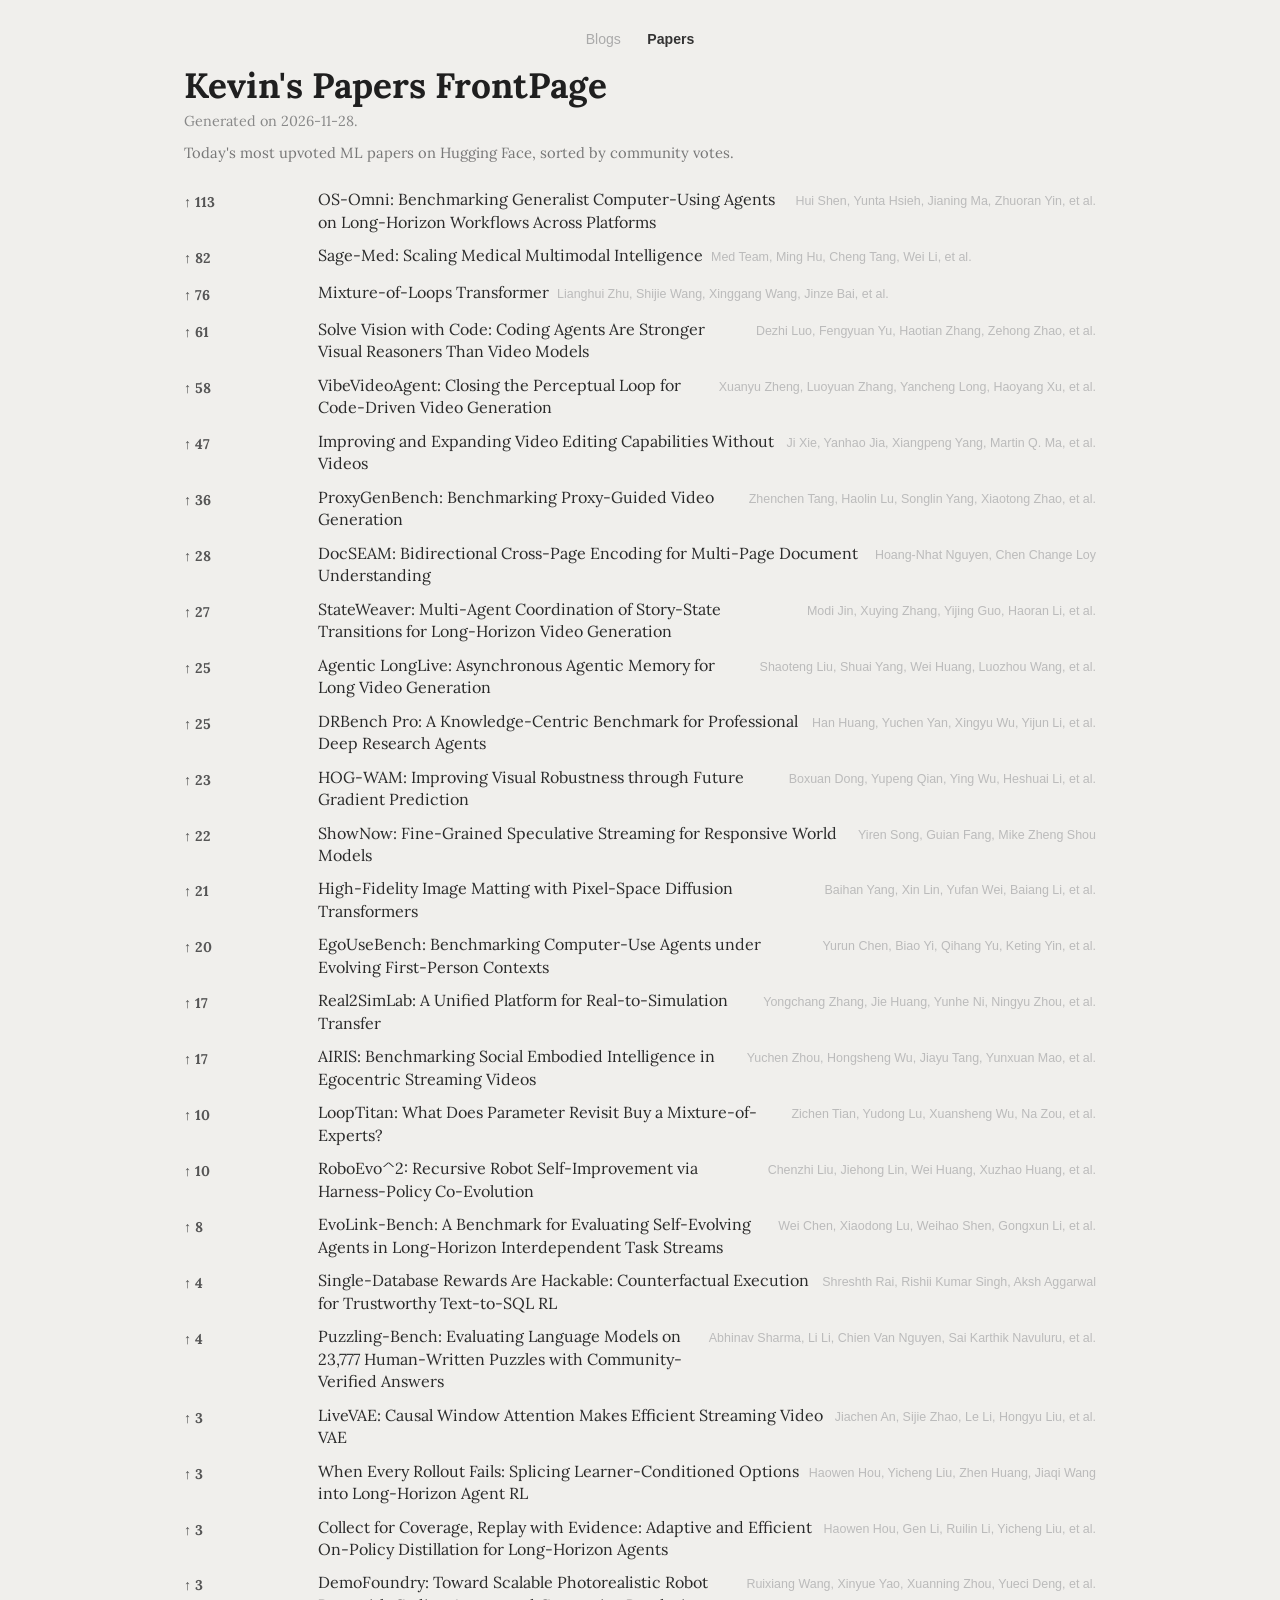
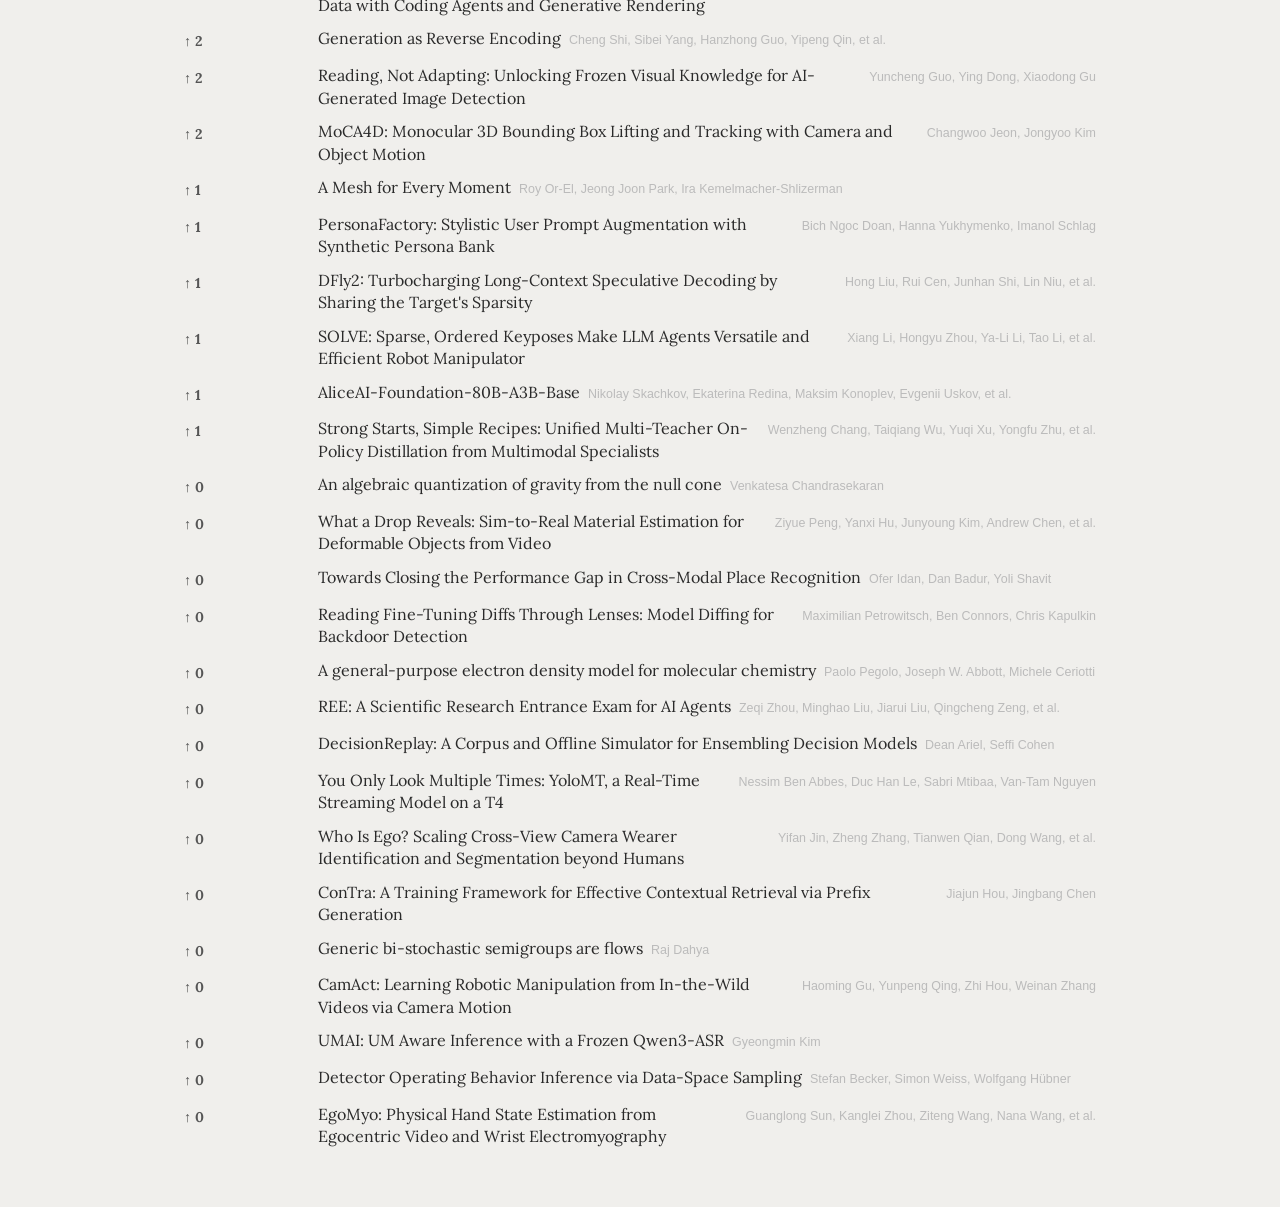
<file: papers.html>
<!DOCTYPE html>
<html lang="en">
<head>
  <meta charset="UTF-8">
  <meta name="viewport" content="width=device-width, initial-scale=1.0">
  <title>Kevin&#x27;s Papers FrontPage</title>
  <link rel="stylesheet" href="style.css">
</head>
<body>
  <div class="container">
    <nav>
      <a href="index.html">Blogs</a>
      <a href="papers.html" class="active">Papers</a>
    </nav>
    <h1>Kevin&#x27;s Papers FrontPage</h1>
    <p class="generated">Generated on 2026-11-28.</p>
    <p class="description">Today&#x27;s most upvoted ML papers on Hugging Face, sorted by community votes.</p>
    <section>
      <div class="entry">
        <div class="date">↑ 113</div>
        <div class="content">
          <details>
            <summary>OS-Omni: Benchmarking Generalist Computer-Using Agents on Long-Horizon Workflows Across Platforms<span class="feed-name">Hui Shen, Yunta Hsieh, Jianing Ma, Zhuoran Yin, et al.</span></summary>
            <p class="summary">Computer-using agents are increasingly expected to complete realistic user goals rather than isolated GUI actions. However, existing benchmarks typically isolate web, mobile, or desktop environments, leaving it unclear whether a single generalist agent can execute long-horizon workflows that span multiple operating systems and persistent application states. We introduce OS-Omni, a live…</p>
            <p class="link-line"><a href="https://huggingface.co/papers/2611.34232">huggingface</a> &middot; <a href="https://arxiv.org/abs/2611.34232">arxiv</a></p>
          </details>
        </div>
      </div>
      <div class="entry">
        <div class="date">↑ 82</div>
        <div class="content">
          <details>
            <summary>Sage-Med: Scaling Medical Multimodal Intelligence<span class="feed-name">Med Team, Ming Hu, Cheng Tang, Wei Li, et al.</span></summary>
            <p class="summary">Establishing effective scaling laws for medical multimodal large language models (MLLMs) remains a persistent and fundamental challenge. Our systematic evaluation shows that existing medical MLLMs tend to underperform frontier general-purpose MLLMs across a range of medical tasks, while scaling model size primarily improves text capabilities rather than multimodal perception, and enabling…</p>
            <p class="link-line"><a href="https://huggingface.co/papers/2611.34575">huggingface</a> &middot; <a href="https://arxiv.org/abs/2611.34575">arxiv</a></p>
          </details>
        </div>
      </div>
      <div class="entry">
        <div class="date">↑ 76</div>
        <div class="content">
          <details>
            <summary>Mixture-of-Loops Transformer<span class="feed-name">Lianghui Zhu, Shijie Wang, Xinggang Wang, Jinze Bai, et al.</span></summary>
            <p class="summary">Looped Transformers boost expressivity by reusing shared layers across loops, yet at the cost of efficiency. Pushing their expressivity-efficiency frontier requires rethinking the core mechanism connecting adjacent loops: What should be passed as a Transformer loops? We introduce Mixture-of-Loops Transformer (MoLT), whose Mixture-of-Loops Attention (MoLA) uses keys and values (KV) as memory for…</p>
            <p class="link-line"><a href="https://huggingface.co/papers/2611.34923">huggingface</a> &middot; <a href="https://arxiv.org/abs/2611.34923">arxiv</a></p>
          </details>
        </div>
      </div>
      <div class="entry">
        <div class="date">↑ 61</div>
        <div class="content">
          <details>
            <summary>Solve Vision with Code: Coding Agents Are Stronger Visual Reasoners Than Video Models<span class="feed-name">Dezhi Luo, Fengyuan Yu, Haotian Zhang, Zehong Zhao, et al.</span></summary>
            <p class="summary">Video generation models are increasingly evaluated as visual reasoners: given a first frame and a natural-language prompt, can the model produce the video in which the specified task is carried out? The paradigm is considered advantageous because the reasoning is native to the visual medium, unfolding directly in the frames rather than through language or code. Whether this native route is in…</p>
            <p class="link-line"><a href="https://huggingface.co/papers/2611.34813">huggingface</a> &middot; <a href="https://arxiv.org/abs/2611.34813">arxiv</a></p>
          </details>
        </div>
      </div>
      <div class="entry">
        <div class="date">↑ 58</div>
        <div class="content">
          <details>
            <summary>VibeVideoAgent: Closing the Perceptual Loop for Code-Driven Video Generation<span class="feed-name">Xuanyu Zheng, Luoyuan Zhang, Yancheng Long, Haoyang Xu, et al.</span></summary>
            <p class="summary">Code-driven video generation asks a coding agent to write and run rendering programs. This gives exact control over typography, data visualizations, synchronized audio, and multi-shot scenes, and it leaves an editable project behind. A program that exits cleanly can still render overlapping labels, a camera aimed away from its subject, broken object interactions, or narration that drifts out of…</p>
            <p class="link-line"><a href="https://huggingface.co/papers/2611.34237">huggingface</a> &middot; <a href="https://arxiv.org/abs/2611.34237">arxiv</a></p>
          </details>
        </div>
      </div>
      <div class="entry">
        <div class="date">↑ 47</div>
        <div class="content">
          <details>
            <summary>Improving and Expanding Video Editing Capabilities Without Videos<span class="feed-name">Ji Xie, Yanhao Jia, Xiangpeng Yang, Martin Q. Ma, et al.</span></summary>
            <p class="summary">Image editing models can follow a wide range of instructions, but video editing models still lag behind, limited in part by the difficulty of collecting paired source and edited videos. Is it possible to transfer advanced image editing capabilities to video editors without new paired videos? We introduce Image-to-Video Transfer (I2VT), which improves pretrained video editors and expands them to…</p>
            <p class="link-line"><a href="https://huggingface.co/papers/2611.34941">huggingface</a> &middot; <a href="https://arxiv.org/abs/2611.34941">arxiv</a></p>
          </details>
        </div>
      </div>
      <div class="entry">
        <div class="date">↑ 36</div>
        <div class="content">
          <details>
            <summary>ProxyGenBench: Benchmarking Proxy-Guided Video Generation<span class="feed-name">Zhenchen Tang, Haolin Lu, Songlin Yang, Xiaotong Zhao, et al.</span></summary>
            <p class="summary">Recent video generators produce realistic videos, yet controlling how scenes unfold remains challenging. Structural proxies, such as animated 3D blockouts, guide generation by specifying scene layout, motion, camera behavior, and event order. However, these coarse inputs leave details unspecified and may contain artifacts that should not be reproduced. Successful proxy-guided generation must…</p>
            <p class="link-line"><a href="https://huggingface.co/papers/2611.34457">huggingface</a> &middot; <a href="https://arxiv.org/abs/2611.34457">arxiv</a></p>
          </details>
        </div>
      </div>
      <div class="entry">
        <div class="date">↑ 28</div>
        <div class="content">
          <details>
            <summary>DocSEAM: Bidirectional Cross-Page Encoding for Multi-Page Document Understanding<span class="feed-name">Hoang-Nhat Nguyen, Chen Change Loy</span></summary>
            <p class="summary">Multi-page document vision-language models encode each page independently, creating a feature-level discontinuity at page boundaries: visual tokens are formed without access to content on adjacent pages, and the language model must reason over these page representations formed in isolation. We introduce DocSEAM (Document Selective Enrichment via Anchored Masking), a lightweight module inserted…</p>
            <p class="link-line"><a href="https://huggingface.co/papers/2611.34420">huggingface</a> &middot; <a href="https://arxiv.org/abs/2611.34420">arxiv</a></p>
          </details>
        </div>
      </div>
      <div class="entry">
        <div class="date">↑ 27</div>
        <div class="content">
          <details>
            <summary>StateWeaver: Multi-Agent Coordination of Story-State Transitions for Long-Horizon Video Generation<span class="feed-name">Modi Jin, Xuying Zhang, Yijing Guo, Haoran Li, et al.</span></summary>
            <p class="summary">Modern video foundation models generate high-quality short clips, but preserving long-video consistency and correctly depicting event-driven state changes remain challenging. Existing agentic workflows face these challenges because continual planning and repair accumulate context, while reference updates remain limited. We introduce StateWeaver, which combines Active States and Hierarchical…</p>
            <p class="link-line"><a href="https://huggingface.co/papers/2611.34290">huggingface</a> &middot; <a href="https://arxiv.org/abs/2611.34290">arxiv</a></p>
          </details>
        </div>
      </div>
      <div class="entry">
        <div class="date">↑ 25</div>
        <div class="content">
          <details>
            <summary>Agentic LongLive: Asynchronous Agentic Memory for Long Video Generation<span class="feed-name">Shaoteng Liu, Shuai Yang, Wei Huang, Luozhou Wang, et al.</span></summary>
            <p class="summary">Real-time autoregressive video generators stream minutes of video and accept new prompts on the fly, but struggle to keep people, objects, and places consistent over a long interactive story. Agent systems provide such memory for offline multi-shot generation, yet they read the whole script in advance, plan each shot before generating it, and regenerate failed shots, which a live stream does not…</p>
            <p class="link-line"><a href="https://huggingface.co/papers/2611.34907">huggingface</a> &middot; <a href="https://arxiv.org/abs/2611.34907">arxiv</a></p>
          </details>
        </div>
      </div>
      <div class="entry">
        <div class="date">↑ 25</div>
        <div class="content">
          <details>
            <summary>DRBench Pro: A Knowledge-Centric Benchmark for Professional Deep Research Agents<span class="feed-name">Han Huang, Yuchen Yan, Xingyu Wu, Yijun Li, et al.</span></summary>
            <p class="summary">Deep research agents gather information from multiple sources and synthesize it into reports on complex, open-ended questions. Existing benchmarks assess report quality along several dimensions, but lack a dedicated knowledge-centric evaluation of which research directions a report covers and how deeply it explores them. We introduce DRBench Pro, a benchmark that makes structured knowledge…</p>
            <p class="link-line"><a href="https://huggingface.co/papers/2611.34852">huggingface</a> &middot; <a href="https://arxiv.org/abs/2611.34852">arxiv</a></p>
          </details>
        </div>
      </div>
      <div class="entry">
        <div class="date">↑ 23</div>
        <div class="content">
          <details>
            <summary>HOG-WAM: Improving Visual Robustness through Future Gradient Prediction<span class="feed-name">Boxuan Dong, Yupeng Qian, Ying Wu, Heshuai Li, et al.</span></summary>
            <p class="summary">World-action models jointly predict future observations and actions, yet visual corruption can disrupt the resulting policies. We introduce HOG-WAM, which adds future Histograms of Oriented Gradients (HOG) as structural supervision derived directly from demonstration images. An auxiliary HOG diffusion transformer (DiT) module reads RGB features through asymmetric attention, allowing its objective…</p>
            <p class="link-line"><a href="https://huggingface.co/papers/2611.34811">huggingface</a> &middot; <a href="https://arxiv.org/abs/2611.34811">arxiv</a></p>
          </details>
        </div>
      </div>
      <div class="entry">
        <div class="date">↑ 22</div>
        <div class="content">
          <details>
            <summary>ShowNow: Fine-Grained Speculative Streaming for Responsive World Models<span class="feed-name">Yiren Song, Guian Fang, Mike Zheng Shou</span></summary>
            <p class="summary">Interactive world models must generate video continuously while responding promptly to user actions. Real-time throughput alone leaves input latency unresolved: coarse generation blocks delay action updates, and generation after input adds work to the response path. We introduce ShowNow, a fine-grained speculative streaming framework that uses computation available during playback to prepare…</p>
            <p class="link-line"><a href="https://huggingface.co/papers/2611.34693">huggingface</a> &middot; <a href="https://arxiv.org/abs/2611.34693">arxiv</a></p>
          </details>
        </div>
      </div>
      <div class="entry">
        <div class="date">↑ 21</div>
        <div class="content">
          <details>
            <summary>High-Fidelity Image Matting with Pixel-Space Diffusion Transformers<span class="feed-name">Baihan Yang, Xin Lin, Yufan Wei, Baiang Li, et al.</span></summary>
            <p class="summary">Diffusion models have shown strong potential for image matting by transferring generative priors learned from large-scale pretraining. However, existing approaches largely rely on latent diffusion models, whose compressed representations and VAE-based reconstruction introduce a mismatch with the high-frequency precision required for matting. We present PixelMatte, a framework that adapts…</p>
            <p class="link-line"><a href="https://huggingface.co/papers/2611.34929">huggingface</a> &middot; <a href="https://arxiv.org/abs/2611.34929">arxiv</a></p>
          </details>
        </div>
      </div>
      <div class="entry">
        <div class="date">↑ 20</div>
        <div class="content">
          <details>
            <summary>EgoUseBench: Benchmarking Computer-Use Agents under Evolving First-Person Contexts<span class="feed-name">Yurun Chen, Biao Yi, Qihang Yu, Keting Yin, et al.</span></summary>
            <p class="summary">AI wearables, such as smart glasses, extend the context available to agents beyond digital environments to users&#x27; physical surroundings. With these devices, computer tasks can originate from users&#x27; ongoing activities rather than solely from explicit instructions. Through first-person observations, agents can identify objects and activities relevant to user requests and ground digital tasks in the…</p>
            <p class="link-line"><a href="https://huggingface.co/papers/2611.34466">huggingface</a> &middot; <a href="https://arxiv.org/abs/2611.34466">arxiv</a></p>
          </details>
        </div>
      </div>
      <div class="entry">
        <div class="date">↑ 17</div>
        <div class="content">
          <details>
            <summary>Real2SimLab: A Unified Platform for Real-to-Simulation Transfer<span class="feed-name">Yongchang Zhang, Jie Huang, Yunhe Ni, Ningyu Zhou, et al.</span></summary>
            <p class="summary">Real-to-simulation transfer, which builds simulations from real-world observations, has long been studied in research and industry. Recently, coding agents have become capable of generating simulation programs from video recordings, and several benchmarks have been proposed to evaluate them. However, each individual benchmark defines its own inputs, deliverables, and scoring pipeline. This leads…</p>
            <p class="link-line"><a href="https://huggingface.co/papers/2611.34849">huggingface</a> &middot; <a href="https://arxiv.org/abs/2611.34849">arxiv</a></p>
          </details>
        </div>
      </div>
      <div class="entry">
        <div class="date">↑ 17</div>
        <div class="content">
          <details>
            <summary>AIRIS: Benchmarking Social Embodied Intelligence in Egocentric Streaming Videos<span class="feed-name">Yuchen Zhou, Hongsheng Wu, Jiayu Tang, Yunxuan Mao, et al.</span></summary>
            <p class="summary">Embodied agents operating around people must not only recognize social cues, but also decide when the available evidence is sufficient, whether to intervene, and how to respond without violating social norms. Existing benchmarks typically evaluate these abilities in isolation or with access to completed videos, obscuring where an online social decision fails. We introduce AIRIS, a causal…</p>
            <p class="link-line"><a href="https://huggingface.co/papers/2611.34347">huggingface</a> &middot; <a href="https://arxiv.org/abs/2611.34347">arxiv</a></p>
          </details>
        </div>
      </div>
      <div class="entry">
        <div class="date">↑ 10</div>
        <div class="content">
          <details>
            <summary>LoopTitan: What Does Parameter Revisit Buy a Mixture-of-Experts?<span class="feed-name">Zichen Tian, Yudong Lu, Xuansheng Wu, Na Zou, et al.</span></summary>
            <p class="summary">Looped Mixture-of-Experts (MoE) architectures revisit layer parameters across depths. This design increases effective depth without adding parameters. Recent looped MoE studies report substantial gains over the standard MoE at matched budgets (parameters, FLOPs and KV cache). However, the reported gains still confound parameter revisit with other design choices, e.g., network shape and residual…</p>
            <p class="link-line"><a href="https://huggingface.co/papers/2611.34821">huggingface</a> &middot; <a href="https://arxiv.org/abs/2611.34821">arxiv</a></p>
          </details>
        </div>
      </div>
      <div class="entry">
        <div class="date">↑ 10</div>
        <div class="content">
          <details>
            <summary>RoboEvo^2: Recursive Robot Self-Improvement via Harness-Policy Co-Evolution<span class="feed-name">Chenzhi Liu, Jiehong Lin, Wei Huang, Xuzhao Huang, et al.</span></summary>
            <p class="summary">Robots should adapt to unfamiliar environments and acquire new skills through interaction, then execute those skills efficiently with practice. Vision-language-action policies provide efficient control, but often need additional human demonstrations to handle unfamiliar settings; reasoning agents can discover solutions using broad prior knowledge and robot-control APIs, but repeated deliberation…</p>
            <p class="link-line"><a href="https://huggingface.co/papers/2611.34675">huggingface</a> &middot; <a href="https://arxiv.org/abs/2611.34675">arxiv</a></p>
          </details>
        </div>
      </div>
      <div class="entry">
        <div class="date">↑ 8</div>
        <div class="content">
          <details>
            <summary>EvoLink-Bench: A Benchmark for Evaluating Self-Evolving Agents in Long-Horizon Interdependent Task Streams<span class="feed-name">Wei Chen, Xiaodong Lu, Weihao Shen, Gongxun Li, et al.</span></summary>
            <p class="summary">Large language model (LLM) agents are evolving from passive chatbots into autonomous systems that operate continuously in dynamic environments. Such agents need not only solve current tasks but also learn from past interactions to improve future performance. However, existing streaming benchmarks often rely on short task sequences or largely independent tasks, providing limited evidence of…</p>
            <p class="link-line"><a href="https://huggingface.co/papers/2611.34400">huggingface</a> &middot; <a href="https://arxiv.org/abs/2611.34400">arxiv</a></p>
          </details>
        </div>
      </div>
      <div class="entry">
        <div class="date">↑ 4</div>
        <div class="content">
          <details>
            <summary>Single-Database Rewards Are Hackable: Counterfactual Execution for Trustworthy Text-to-SQL RL<span class="feed-name">Shreshth Rai, Rishii Kumar Singh, Aksh Aggarwal</span></summary>
            <p class="summary">Reinforcement learning (RL) for text-to-SQL agents pays a query when its result matches the reference on one database. However, a wrong query can match by luck when the data lack the rows that expose its bug. We study a counterfactual-database (CF) reward that also runs the final query on a few hidden, code-generated copies of the database and pays only if all results match (strict form) or by…</p>
            <p class="link-line"><a href="https://huggingface.co/papers/2611.34363">huggingface</a> &middot; <a href="https://arxiv.org/abs/2611.34363">arxiv</a></p>
          </details>
        </div>
      </div>
      <div class="entry">
        <div class="date">↑ 4</div>
        <div class="content">
          <details>
            <summary>Puzzling-Bench: Evaluating Language Models on 23,777 Human-Written Puzzles with Community-Verified Answers<span class="feed-name">Abhinav Sharma, Li Li, Chien Van Nguyen, Sai Karthik Navuluru, et al.</span></summary>
            <p class="summary">We introduce Puzzling-Bench, a benchmark of 23,777 puzzles with community-verified answers drawn from the Puzzling Stack Exchange archive (2014-2026): riddles, ciphers, logic grids, lateral-thinking problems, wordplay and recreational mathematics, a third of them with images. Every puzzle carries the answer accepted by its author, a short reference answer taken from it (LLM-extracted for the…</p>
            <p class="link-line"><a href="https://huggingface.co/papers/2611.34331">huggingface</a> &middot; <a href="https://arxiv.org/abs/2611.34331">arxiv</a></p>
          </details>
        </div>
      </div>
      <div class="entry">
        <div class="date">↑ 3</div>
        <div class="content">
          <details>
            <summary>LiveVAE: Causal Window Attention Makes Efficient Streaming Video VAE<span class="feed-name">Jiachen An, Sijie Zhao, Le Li, Hongyu Liu, et al.</span></summary>
            <p class="summary">While video diffusion models have grown faster and increasingly streamable, the video VAE remains a primary latency bottleneck across interactive generation and editing pipelines. Existing VAEs and their acceleration methods rely mainly on heavy convolutions or full frame attention, and most focus only on decoding, leaving encoding costly for streaming conditional generation and editing. This…</p>
            <p class="link-line"><a href="https://huggingface.co/papers/2611.34912">huggingface</a> &middot; <a href="https://arxiv.org/abs/2611.34912">arxiv</a></p>
          </details>
        </div>
      </div>
      <div class="entry">
        <div class="date">↑ 3</div>
        <div class="content">
          <details>
            <summary>When Every Rollout Fails: Splicing Learner-Conditioned Options into Long-Horizon Agent RL<span class="feed-name">Haowen Hou, Yicheng Liu, Zhen Huang, Jiaqi Wang</span></summary>
            <p class="summary">Group-based reinforcement learning with verifiable rewards often yields all-fail groups on long-horizon agent tasks: every sampled trajectory receives zero reward, leaving group-relative methods without a reward-based policy gradient. A common remedy supplies complete solutions from a stronger model, but full trajectories are expensive and expose the learner to long off-policy histories. We…</p>
            <p class="link-line"><a href="https://huggingface.co/papers/2611.34777">huggingface</a> &middot; <a href="https://arxiv.org/abs/2611.34777">arxiv</a></p>
          </details>
        </div>
      </div>
      <div class="entry">
        <div class="date">↑ 3</div>
        <div class="content">
          <details>
            <summary>Collect for Coverage, Replay with Evidence: Adaptive and Efficient On-Policy Distillation for Long-Horizon Agents<span class="feed-name">Haowen Hou, Gen Li, Ruilin Li, Yicheng Liu, et al.</span></summary>
            <p class="summary">Fully online on-policy distillation (OPD) is costly for long-horizon agents because each update depends on fresh environment rollouts. Prefix replay offers an efficient alternative by sampling current-student responses from stored histories, reducing idle time for long-tail rollouts and allowing each collected trajectory to support multiple updates. However, our analysis of the complete prefix…</p>
            <p class="link-line"><a href="https://huggingface.co/papers/2611.34756">huggingface</a> &middot; <a href="https://arxiv.org/abs/2611.34756">arxiv</a></p>
          </details>
        </div>
      </div>
      <div class="entry">
        <div class="date">↑ 3</div>
        <div class="content">
          <details>
            <summary>DemoFoundry: Toward Scalable Photorealistic Robot Data with Coding Agents and Generative Rendering<span class="feed-name">Ruixiang Wang, Xinyue Yao, Xuanning Zhou, Yueci Deng, et al.</span></summary>
            <p class="summary">Scaling robot learning requires demonstrations that combine realistic visual observations with reliable action supervision. Simulation-based synthesis faces a substantial visual gap relative to real environments, while video-only generation struggles to maintain physically consistent interactions and provide aligned action labels. We present DemoFoundry, an automated framework that couples coding…</p>
            <p class="link-line"><a href="https://huggingface.co/papers/2611.34671">huggingface</a> &middot; <a href="https://arxiv.org/abs/2611.34671">arxiv</a></p>
          </details>
        </div>
      </div>
      <div class="entry">
        <div class="date">↑ 2</div>
        <div class="content">
          <details>
            <summary>Generation as Reverse Encoding<span class="feed-name">Cheng Shi, Sibei Yang, Hanzhong Guo, Yipeng Qin, et al.</span></summary>
            <p class="summary">Pretrained visual representations accelerate generative learning by abstracting away appearance and spatial detail. Yet the same abstraction makes the return to pixels far harder, shifting much of the burden onto a larger decoder. We ask why the representation-to-pixel path should be learned independently when the encoder already provides a learned pixel-to-semantics path (the semantic encoding…</p>
            <p class="link-line"><a href="https://huggingface.co/papers/2611.34782">huggingface</a> &middot; <a href="https://arxiv.org/abs/2611.34782">arxiv</a></p>
          </details>
        </div>
      </div>
      <div class="entry">
        <div class="date">↑ 2</div>
        <div class="content">
          <details>
            <summary>Reading, Not Adapting: Unlocking Frozen Visual Knowledge for AI-Generated Image Detection<span class="feed-name">Yuncheng Guo, Ying Dong, Xiaodong Gu</span></summary>
            <p class="summary">Generalization to unseen image generators has driven efforts to adapt pretrained visual representations for detection. Yet recent findings show that vision foundation models already encode transferable detection knowledge, while further adaptation can impair generalization. This motivates a shift from backbone adaptation to knowledge readout. Conventional linear probing offers a direct way to…</p>
            <p class="link-line"><a href="https://huggingface.co/papers/2611.34719">huggingface</a> &middot; <a href="https://arxiv.org/abs/2611.34719">arxiv</a></p>
          </details>
        </div>
      </div>
      <div class="entry">
        <div class="date">↑ 2</div>
        <div class="content">
          <details>
            <summary>MoCA4D: Monocular 3D Bounding Box Lifting and Tracking with Camera and Object Motion<span class="feed-name">Changwoo Jeon, Jongyoo Kim</span></summary>
            <p class="summary">Monocular 3D bounding box tracking must account for both object motion and changes in camera viewpoint. Framewise box lifting with temporal filtering leaves these motion components implicit, while static-scene fusion assumes stationary objects. We introduce MoCA4D, a framework for 3D box lifting and tracking from monocular video, associated 2D box prompts, and camera intrinsics. An observation…</p>
            <p class="link-line"><a href="https://huggingface.co/papers/2611.34370">huggingface</a> &middot; <a href="https://arxiv.org/abs/2611.34370">arxiv</a></p>
          </details>
        </div>
      </div>
      <div class="entry">
        <div class="date">↑ 1</div>
        <div class="content">
          <details>
            <summary>A Mesh for Every Moment<span class="feed-name">Roy Or-El, Jeong Joon Park, Ira Kemelmacher-Shlizerman</span></summary>
            <p class="summary">We present MEMO (a Mesh for Every MOment), a method that reconstructs the geometry of complete dynamic scenes, captured by multiple synchronized cameras, and extracts a mesh at every frame. Existing dynamic Gaussian splatting methods either model appearance alone or target isolated objects segmented by foreground masks, and all of them recover meshes by TSDF fusion or Poisson reconstruction,…</p>
            <p class="link-line"><a href="https://huggingface.co/papers/2611.34939">huggingface</a> &middot; <a href="https://arxiv.org/abs/2611.34939">arxiv</a></p>
          </details>
        </div>
      </div>
      <div class="entry">
        <div class="date">↑ 1</div>
        <div class="content">
          <details>
            <summary>PersonaFactory: Stylistic User Prompt Augmentation with Synthetic Persona Bank<span class="feed-name">Bich Ngoc Doan, Hanna Yukhymenko, Imanol Schlag</span></summary>
            <p class="summary">Large language models increasingly replace real people in the AI development pipeline, as they are used to generate training dialogues at scale and to drive alignment and evaluation. However, out-of-the-box models produce monolingual and stylistically flat texts as synthetic user prompts, failing to replicate the real user-AI communication mechanics. We present PersonaFactory, an end-to-end…</p>
            <p class="link-line"><a href="https://huggingface.co/papers/2611.34785">huggingface</a> &middot; <a href="https://arxiv.org/abs/2611.34785">arxiv</a></p>
          </details>
        </div>
      </div>
      <div class="entry">
        <div class="date">↑ 1</div>
        <div class="content">
          <details>
            <summary>DFly2: Turbocharging Long-Context Speculative Decoding by Sharing the Target&#x27;s Sparsity<span class="feed-name">Hong Liu, Rui Cen, Junhan Shi, Lin Niu, et al.</span></summary>
            <p class="summary">To avoid the quadratic cost of dense attention over long contexts, models such as DeepSeek-V4 and Hy4 have turned natively sparse, and speculative decoding, which matters most where decoding is slowest, increasingly runs on them. Their drafters, however, still keep a context cache of their own, over the whole prompt or a sliding window. Beyond memory, such a cache costs prefill time, prefix-cache…</p>
            <p class="link-line"><a href="https://huggingface.co/papers/2611.34776">huggingface</a> &middot; <a href="https://arxiv.org/abs/2611.34776">arxiv</a></p>
          </details>
        </div>
      </div>
      <div class="entry">
        <div class="date">↑ 1</div>
        <div class="content">
          <details>
            <summary>SOLVE: Sparse, Ordered Keyposes Make LLM Agents Versatile and Efficient Robot Manipulator<span class="feed-name">Xiang Li, Hongyu Zhou, Ya-Li Li, Tao Li, et al.</span></summary>
            <p class="summary">LLM agents have made remarkable progress in robot manipulation, yet they suffer from expensive inference, dense step-by-step control, and tool bottlenecks. We introduce SOLVE, a training-free, versatile and efficient agent policy: a multimodal LLM agent writes a sparse, ordered sequence of 6-DoF end-effector keyposes per call, observes the result, and writes the next, while a motion planner…</p>
            <p class="link-line"><a href="https://huggingface.co/papers/2611.34750">huggingface</a> &middot; <a href="https://arxiv.org/abs/2611.34750">arxiv</a></p>
          </details>
        </div>
      </div>
      <div class="entry">
        <div class="date">↑ 1</div>
        <div class="content">
          <details>
            <summary>AliceAI-Foundation-80B-A3B-Base<span class="feed-name">Nikolay Skachkov, Ekaterina Redina, Maksim Konoplev, Evgenii Uskov, et al.</span></summary>
            <p class="summary">We present AliceAI-Foundation-80B-A3B-Base, a mixture-of-experts language model with 80 billion total parameters and approximately 3 billion active parameters per token, trained from scratch at Yandex and released under the Apache 2.0 license. The model combines Kimi Delta Attention with full attention, uses Attention Residuals, and is trained with Muon. Training comprises general pretraining on…</p>
            <p class="link-line"><a href="https://huggingface.co/papers/2611.34529">huggingface</a> &middot; <a href="https://arxiv.org/abs/2611.34529">arxiv</a></p>
          </details>
        </div>
      </div>
      <div class="entry">
        <div class="date">↑ 1</div>
        <div class="content">
          <details>
            <summary>Strong Starts, Simple Recipes: Unified Multi-Teacher On-Policy Distillation from Multimodal Specialists<span class="feed-name">Wenzheng Chang, Taiqiang Wu, Yuqi Xu, Yongfu Zhu, et al.</span></summary>
            <p class="summary">Multi-teacher on-policy distillation (MOPD) integrates separately trained domain specialists into a single unified model. Existing methods focus on refining the distillation procedure while initializing the student from a base model or a multi-domain SFT checkpoint, which leaves capability integration largely to distillation itself. Instead, we treat the starting point as a design variable and…</p>
            <p class="link-line"><a href="https://huggingface.co/papers/2611.34397">huggingface</a> &middot; <a href="https://arxiv.org/abs/2611.34397">arxiv</a></p>
          </details>
        </div>
      </div>
      <div class="entry">
        <div class="date">↑ 0</div>
        <div class="content">
          <details>
            <summary>An algebraic quantization of gravity from the null cone<span class="feed-name">Venkatesa Chandrasekaran</span></summary>
            <p class="summary">We propose a background independent quantization of vacuum general relativity on four dimensional Lorentzian spacetimes. Starting from first order gravity, we solve the gravitational constraints on intersecting null cones of a bulk subregion and obtain the reduced phase space at finite G_N. We promote its canonical Poisson brackets to commutation relations and use deformations of the reduced…</p>
            <p class="link-line"><a href="https://huggingface.co/papers/2611.34924">huggingface</a> &middot; <a href="https://arxiv.org/abs/2611.34924">arxiv</a></p>
          </details>
        </div>
      </div>
      <div class="entry">
        <div class="date">↑ 0</div>
        <div class="content">
          <details>
            <summary>What a Drop Reveals: Sim-to-Real Material Estimation for Deformable Objects from Video<span class="feed-name">Ziyue Peng, Yanxi Hu, Junyoung Kim, Andrew Chen, et al.</span></summary>
            <p class="summary">How an object deforms when it hits the ground reveals what it is made of. From a single real video of a drop, we estimate a deformable object&#x27;s density-normalized stiffness E/ρ, and its yield stress σ_Y/ρ when the impact causes plastic deformation, with a feed-forward predictor trained only in simulation. Real videos carry no material labels, so such predictors are developed and validated on…</p>
            <p class="link-line"><a href="https://huggingface.co/papers/2611.34894">huggingface</a> &middot; <a href="https://arxiv.org/abs/2611.34894">arxiv</a></p>
          </details>
        </div>
      </div>
      <div class="entry">
        <div class="date">↑ 0</div>
        <div class="content">
          <details>
            <summary>Towards Closing the Performance Gap in Cross-Modal Place Recognition<span class="feed-name">Ofer Idan, Dan Badur, Yoli Shavit</span></summary>
            <p class="summary">Cross-modal place recognition (CMPR) matches natural language descriptions against databases of geo-tagged reference images, enabling localization without visual queries. Despite its potential for language-guided navigation, existing vision-language models lag far behind visual place recognition (VPR) baselines, even after task adaptation. Unlike general-purpose text-to-image retrieval, place…</p>
            <p class="link-line"><a href="https://huggingface.co/papers/2611.34877">huggingface</a> &middot; <a href="https://arxiv.org/abs/2611.34877">arxiv</a></p>
          </details>
        </div>
      </div>
      <div class="entry">
        <div class="date">↑ 0</div>
        <div class="content">
          <details>
            <summary>Reading Fine-Tuning Diffs Through Lenses: Model Diffing for Backdoor Detection<span class="feed-name">Maximilian Petrowitsch, Ben Connors, Chris Kapulkin</span></summary>
            <p class="summary">We introduce a common scoring system based on token readouts to evaluate weight, activation and output-based model diffing methods for backdoor detection in fine-tuning processes. We also improve existing weight and activation based methods by incorporating the J-lens and its refinement, the J{+}{+}-lens. We test our setup in experiments where we compare a backdoored model with the base model…</p>
            <p class="link-line"><a href="https://huggingface.co/papers/2611.34758">huggingface</a> &middot; <a href="https://arxiv.org/abs/2611.34758">arxiv</a></p>
          </details>
        </div>
      </div>
      <div class="entry">
        <div class="date">↑ 0</div>
        <div class="content">
          <details>
            <summary>A general-purpose electron density model for molecular chemistry<span class="feed-name">Paolo Pegolo, Joseph W. Abbott, Michele Ceriotti</span></summary>
            <p class="summary">Universal machine-learning potentials predict molecular structure and stability at the accuracy of quantum mechanics, for a fraction of the cost. Properties derived instead from knowledge of the electronic structure give profound insights into chemical reactivity, but are not accessible with the same ease or transferability. We train PET-rho-OMol25, a model of the ground-state electron density…</p>
            <p class="link-line"><a href="https://huggingface.co/papers/2611.34732">huggingface</a> &middot; <a href="https://arxiv.org/abs/2611.34732">arxiv</a></p>
          </details>
        </div>
      </div>
      <div class="entry">
        <div class="date">↑ 0</div>
        <div class="content">
          <details>
            <summary>REE: A Scientific Research Entrance Exam for AI Agents<span class="feed-name">Zeqi Zhou, Minghao Liu, Jiarui Liu, Qingcheng Zeng, et al.</span></summary>
            <p class="summary">Autonomous research agents are emerging as a promising approach to scientific problem-solving across disciplines, owing to their growing ability to improve a solution through repeated experiments. Evaluating this ability requires benchmarks that pose open-ended research problems and measure improvements over established scientific methods. We introduce REE (Research Entrance Exam), a benchmark…</p>
            <p class="link-line"><a href="https://huggingface.co/papers/2611.34646">huggingface</a> &middot; <a href="https://arxiv.org/abs/2611.34646">arxiv</a></p>
          </details>
        </div>
      </div>
      <div class="entry">
        <div class="date">↑ 0</div>
        <div class="content">
          <details>
            <summary>DecisionReplay: A Corpus and Offline Simulator for Ensembling Decision Models<span class="feed-name">Dean Ariel, Seffi Cohen</span></summary>
            <p class="summary">Comparing ensembles, routers and cascades requires the output of every model on every item, and its cost. Stored collections built for routing keep no per-option probabilities. We provide a dataset on which ensemble methods, routers and cascades are simulated quickly, without new model calls. DecisionReplay holds the probability vectors of 17 commercial decision models, endpoints that return a…</p>
            <p class="link-line"><a href="https://huggingface.co/papers/2611.34627">huggingface</a> &middot; <a href="https://arxiv.org/abs/2611.34627">arxiv</a></p>
          </details>
        </div>
      </div>
      <div class="entry">
        <div class="date">↑ 0</div>
        <div class="content">
          <details>
            <summary>You Only Look Multiple Times: YoloMT, a Real-Time Streaming Model on a T4<span class="feed-name">Nessim Ben Abbes, Duc Han Le, Sabri Mtibaa, Van-Tam Nguyen</span></summary>
            <p class="summary">We introduce a new model for real-time streaming captioning on a single GPU. YoloMT is a 449.8M-parameter streaming captioner that provides Pareto-frontier performance among generative vision models in its class. Distilled from a 27B teacher by SFT and GRPO, it leads every model under 1B parameters on OVO-Bench, MVBench, StreamingBench and Video-MME, answered from its captions, and beats…</p>
            <p class="link-line"><a href="https://huggingface.co/papers/2611.34601">huggingface</a> &middot; <a href="https://arxiv.org/abs/2611.34601">arxiv</a></p>
          </details>
        </div>
      </div>
      <div class="entry">
        <div class="date">↑ 0</div>
        <div class="content">
          <details>
            <summary>Who Is Ego? Scaling Cross-View Camera Wearer Identification and Segmentation beyond Humans<span class="feed-name">Yifan Jin, Zheng Zhang, Tianwen Qian, Dong Wang, et al.</span></summary>
            <p class="summary">A first-person (ego) image reveals what a camera sees, but not who or what carries it. Given a synchronized third-person (exo) image, camera wearer identification asks who is ego: which candidate carries the ego camera? We extend this task beyond humans to robots, vehicles, animals, and drones, and broaden its spatial scope (where is ego) from selecting a provided candidate mask to wearer…</p>
            <p class="link-line"><a href="https://huggingface.co/papers/2611.34489">huggingface</a> &middot; <a href="https://arxiv.org/abs/2611.34489">arxiv</a></p>
          </details>
        </div>
      </div>
      <div class="entry">
        <div class="date">↑ 0</div>
        <div class="content">
          <details>
            <summary>ConTra: A Training Framework for Effective Contextual Retrieval via Prefix Generation<span class="feed-name">Jiajun Hou, Jingbang Chen</span></summary>
            <p class="summary">Data management systems organize large text collections for tasks such as finding relevant studies and extracting contract clauses. Systems make long documents searchable by splitting them into independently indexed chunks. Chunking can separate text from its identifying details. The indexing challenge is to keep each chunk independently searchable while preserving the context needed to find and…</p>
            <p class="link-line"><a href="https://huggingface.co/papers/2611.34366">huggingface</a> &middot; <a href="https://arxiv.org/abs/2611.34366">arxiv</a></p>
          </details>
        </div>
      </div>
      <div class="entry">
        <div class="date">↑ 0</div>
        <div class="content">
          <details>
            <summary>Generic bi-stochastic semigroups are flows<span class="feed-name">Raj Dahya</span></summary>
            <p class="summary">We demonstrate genericity wrt. the weak polynomial topology of the space Aut(X, μ) of invertible measure-preserving transformations within the space of bi-stochastic operators over L^{2}(X, μ) for standard probability spaces (X, μ). This improves upon the approximation and residuality results established by Brown [4] and Kim [26] (cf. also [16]). We make crucial use of a reformulation of the…</p>
            <p class="link-line"><a href="https://huggingface.co/papers/2611.34317">huggingface</a> &middot; <a href="https://arxiv.org/abs/2611.34317">arxiv</a></p>
          </details>
        </div>
      </div>
      <div class="entry">
        <div class="date">↑ 0</div>
        <div class="content">
          <details>
            <summary>CamAct: Learning Robotic Manipulation from In-the-Wild Videos via Camera Motion<span class="feed-name">Haoming Gu, Yunpeng Qing, Zhi Hou, Weinan Zhang</span></summary>
            <p class="summary">Vision-Language-Action (VLA) models benefit from large, diverse datasets for robotic manipulation, yet collecting robot demonstrations remains costly. Recent work has explored egocentric videos as a source of supervision, primarily drawing on demonstrations of human-object interaction. We show that in-the-wild videos can improve robotic manipulation even when they contain no demonstrations of…</p>
            <p class="link-line"><a href="https://huggingface.co/papers/2611.34257">huggingface</a> &middot; <a href="https://arxiv.org/abs/2611.34257">arxiv</a></p>
          </details>
        </div>
      </div>
      <div class="entry">
        <div class="date">↑ 0</div>
        <div class="content">
          <details>
            <summary>UMAI: UM Aware Inference with a Frozen Qwen3-ASR<span class="feed-name">Gyeongmin Kim</span></summary>
            <p class="summary">Speech recognizers often leave filled pauses such as uh and um out of the transcript. Fine-tuning on verbatim transcripts can bring them back, but it can also change the rest of the output. We show that most missing fillers can be recovered from values recorded during a single greedy decoding pass of a frozen recognizer, Qwen3-ASR-1.7B. For each gap between output words, UMAI (UM Aware Inference)…</p>
            <p class="link-line"><a href="https://huggingface.co/papers/2611.34256">huggingface</a> &middot; <a href="https://arxiv.org/abs/2611.34256">arxiv</a></p>
          </details>
        </div>
      </div>
      <div class="entry">
        <div class="date">↑ 0</div>
        <div class="content">
          <details>
            <summary>Detector Operating Behavior Inference via Data-Space Sampling<span class="feed-name">Stefan Becker, Simon Weiss, Wolfgang Hübner</span></summary>
            <p class="summary">A detector scores candidate detections, but the recall and false alarms at a given confidence threshold depend on the input distribution. We introduce Detector Operating Behavior Inference (DOBI), a second-level inference task: estimating a fixed detector&#x27;s threshold-dependent, distribution-level operating response from the internal evidence of a single unlabeled image. DOBI treats the detector&#x27;s…</p>
            <p class="link-line"><a href="https://huggingface.co/papers/2611.34252">huggingface</a> &middot; <a href="https://arxiv.org/abs/2611.34252">arxiv</a></p>
          </details>
        </div>
      </div>
      <div class="entry">
        <div class="date">↑ 0</div>
        <div class="content">
          <details>
            <summary>EgoMyo: Physical Hand State Estimation from Egocentric Video and Wrist Electromyography<span class="feed-name">Guanglong Sun, Kanglei Zhou, Ziteng Wang, Nana Wang, et al.</span></summary>
            <p class="summary">Physical hand interaction depends on configuration, contact, and force, yet nearly identical appearances can conceal different contact states and exerted forces. We therefore formulate physical hand state estimation from egocentric video and wrist surface electromyography (sEMG), combining visual geometry with neuromuscular evidence to jointly recover these coupled components. To support this…</p>
            <p class="link-line"><a href="https://huggingface.co/papers/2611.34224">huggingface</a> &middot; <a href="https://arxiv.org/abs/2611.34224">arxiv</a></p>
          </details>
        </div>
      </div>
    </section>
  </div>
</body>
</html>
</file>
<file: style.css>
@import url('https://fonts.googleapis.com/css2?family=Lora:ital,wght@0,400;0,700;1,400&display=swap');

*, *::before, *::after { box-sizing: border-box; }

nav {
    text-align: center;
    margin-bottom: 1.2em;
    font-family: -apple-system, BlinkMacSystemFont, 'Segoe UI', sans-serif;
    font-size: 0.88em;
}

nav a {
    color: #aaa;
    text-decoration: none;
    margin: 0 0.8em;
}

nav a:hover { color: #333; }

nav a.active {
    color: #333;
    font-weight: bold;
}

body {
    font-family: 'Lora', Georgia, serif;
    background: #f0efec;
    color: #3a3a3a;
    line-height: 1.6;
    margin: 0;
    padding: 0;
}

.container {
    max-width: 960px;
    margin: 0 auto;
    padding: 28px 24px 48px;
}

h1 {
    font-size: 2.2em;
    font-weight: bold;
    margin: 0 0 0.1em;
    line-height: 1.1;
    color: #1f1f1f;
}

.generated {
    color: #888;
    margin: 0 0 0.6em;
    font-size: 0.9em;
}

.description {
    color: #777;
    max-width: 760px;
    margin: 0 0 1.6em;
    font-size: 0.92em;
}

section {
    margin-top: 1.2em;
}

.entry {
    display: grid;
    grid-template-columns: 110px 1fr;
    column-gap: 24px;
    margin-bottom: 0.7em;
    align-items: start;
}

.date {
    font-weight: bold;
    font-size: 0.88em;
    padding-top: 3px;
    white-space: nowrap;
    color: #555;
}

.content { min-width: 0; }

details > summary {
    list-style: none;
    cursor: pointer;
    color: #2a2a2a;
    font-size: 1em;
    line-height: 1.4;
    display: flex;
    align-items: baseline;
    gap: 0.5em;
}

details > summary::-webkit-details-marker { display: none; }

details > summary::marker { display: none; }

details > summary:hover {
    color: #000;
}

details[open] > summary {
    margin-bottom: 0.4em;
}

.feed-name {
    font-size: 0.78em;
    color: #bbb;
    font-family: -apple-system, BlinkMacSystemFont, 'Segoe UI', sans-serif;
    white-space: nowrap;
    flex-shrink: 0;
}

.summary {
    font-style: italic;
    color: #666;
    font-size: 0.92em;
    margin: 0 0 0.3em;
    line-height: 1.55;
    border-left: 3px solid #ccc9c0;
    padding-left: 0.8em;
}

.link-line {
    text-align: center;
    margin: 0.3em 0 0;
}

.link-line a {
    color: #999;
    font-size: 0.88em;
    text-decoration: none;
    font-family: -apple-system, BlinkMacSystemFont, 'Segoe UI', sans-serif;
}

.link-line a:hover {
    color: #444;
    text-decoration: underline;
}

@media (max-width: 600px) {
    .container {
        padding: 20px 16px 40px;
    }

    h1 {
        font-size: 1.6em;
    }

    .entry {
        display: block;
        margin-bottom: 1.2em;
    }

    .date {
        display: inline;
        font-size: 0.78em;
        color: #999;
        font-weight: normal;
        padding-top: 0;
    }

    details > summary {
        flex-wrap: wrap;
    }

    .feed-name {
        white-space: normal;
    }
}
</file>
